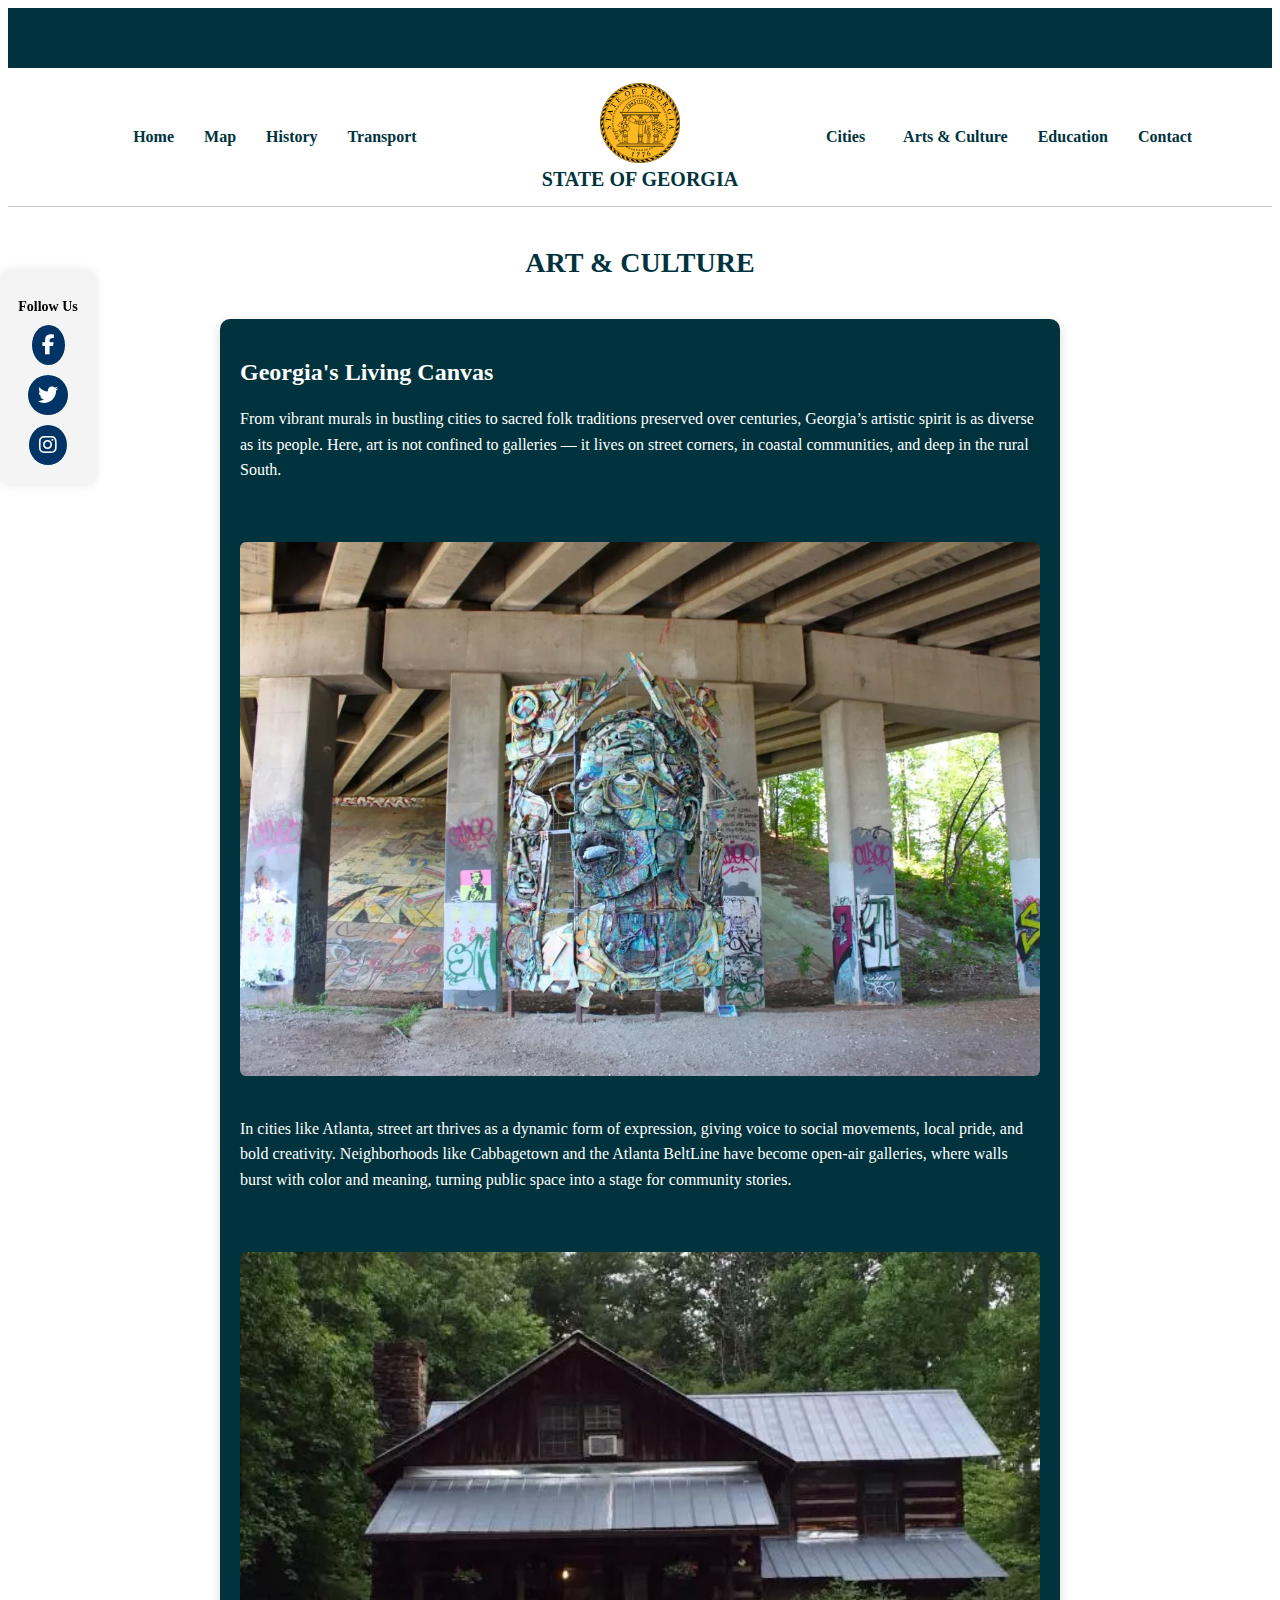
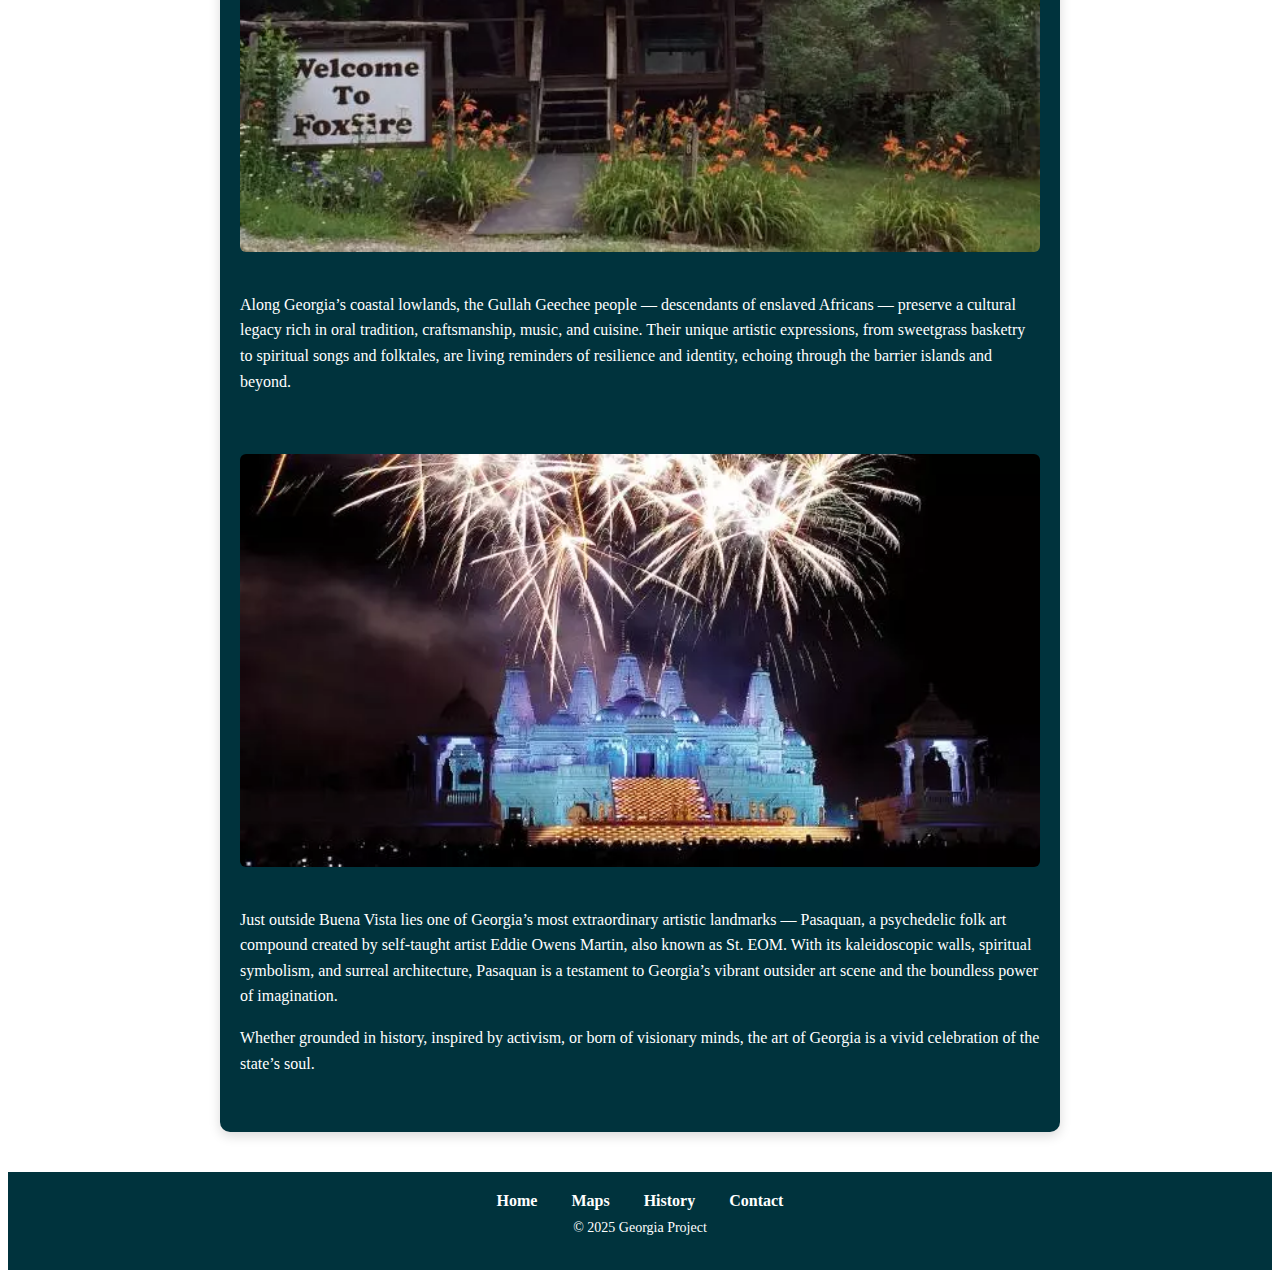
<file: arts.html>
<!DOCTYPE html>
<html lang="en">
<head>
  <meta charset="UTF-8">
  <title>ART & CULTURE</title>
  <link rel="stylesheet" href="style.css">
  <script src="header-component.js" defer></script>
  <script src="footer-component.js" defer></script>
  <script src="social-follow.js" defer></script>
 <link rel="stylesheet" href="https://cdnjs.cloudflare.com/ajax/libs/font-awesome/6.5.0/css/all.min.css">
</head>
<body>
  <header-component></header-component>
  <social-follow></social-follow>
  <h1 class="page-title">ART & CULTURE</h1>
  </div>

  <div class="content-section">
    <h2>Georgia's Living Canvas</h2>
    <p>From vibrant murals in bustling cities to sacred folk traditions preserved over centuries, Georgia’s artistic spirit is as diverse as its people. Here, art is not confined to galleries — it lives on street corners, in coastal communities, and deep in the rural South.</p>

    <h3>Street Art with a Voice</h3>
    <img src="images/Street Art.webp" alt="Street art in Georgia" />
    <p>In cities like Atlanta, street art thrives as a dynamic form of expression, giving voice to social movements, local pride, and bold creativity. Neighborhoods like Cabbagetown and the Atlanta BeltLine have become open-air galleries, where walls burst with color and meaning, turning public space into a stage for community stories.</p>

    <h3>The Gullah Geechee Legacy</h3>
    <img src="images/Geechee People.webp" alt="Gullah Geechee community in Georgia" />
    <p>Along Georgia’s coastal lowlands, the Gullah Geechee people — descendants of enslaved Africans — preserve a cultural legacy rich in oral tradition, craftsmanship, music, and cuisine. Their unique artistic expressions, from sweetgrass basketry to spiritual songs and folktales, are living reminders of resilience and identity, echoing through the barrier islands and beyond.</p>

    <h3>Pasaquan: A Visionary Wonderland</h3>
    <img src="images/Pasaquan.webp" alt="Pasaquan folk art site in Georgia" />
    <p>Just outside Buena Vista lies one of Georgia’s most extraordinary artistic landmarks — Pasaquan, a psychedelic folk art compound created by self-taught artist Eddie Owens Martin, also known as St. EOM. With its kaleidoscopic walls, spiritual symbolism, and surreal architecture, Pasaquan is a testament to Georgia’s vibrant outsider art scene and the boundless power of imagination.</p>

    <p>Whether grounded in history, inspired by activism, or born of visionary minds, the art of Georgia is a vivid celebration of the state’s soul.</p>
  </div>

  <footer-component></footer-component>
</body>
</html>
</file>
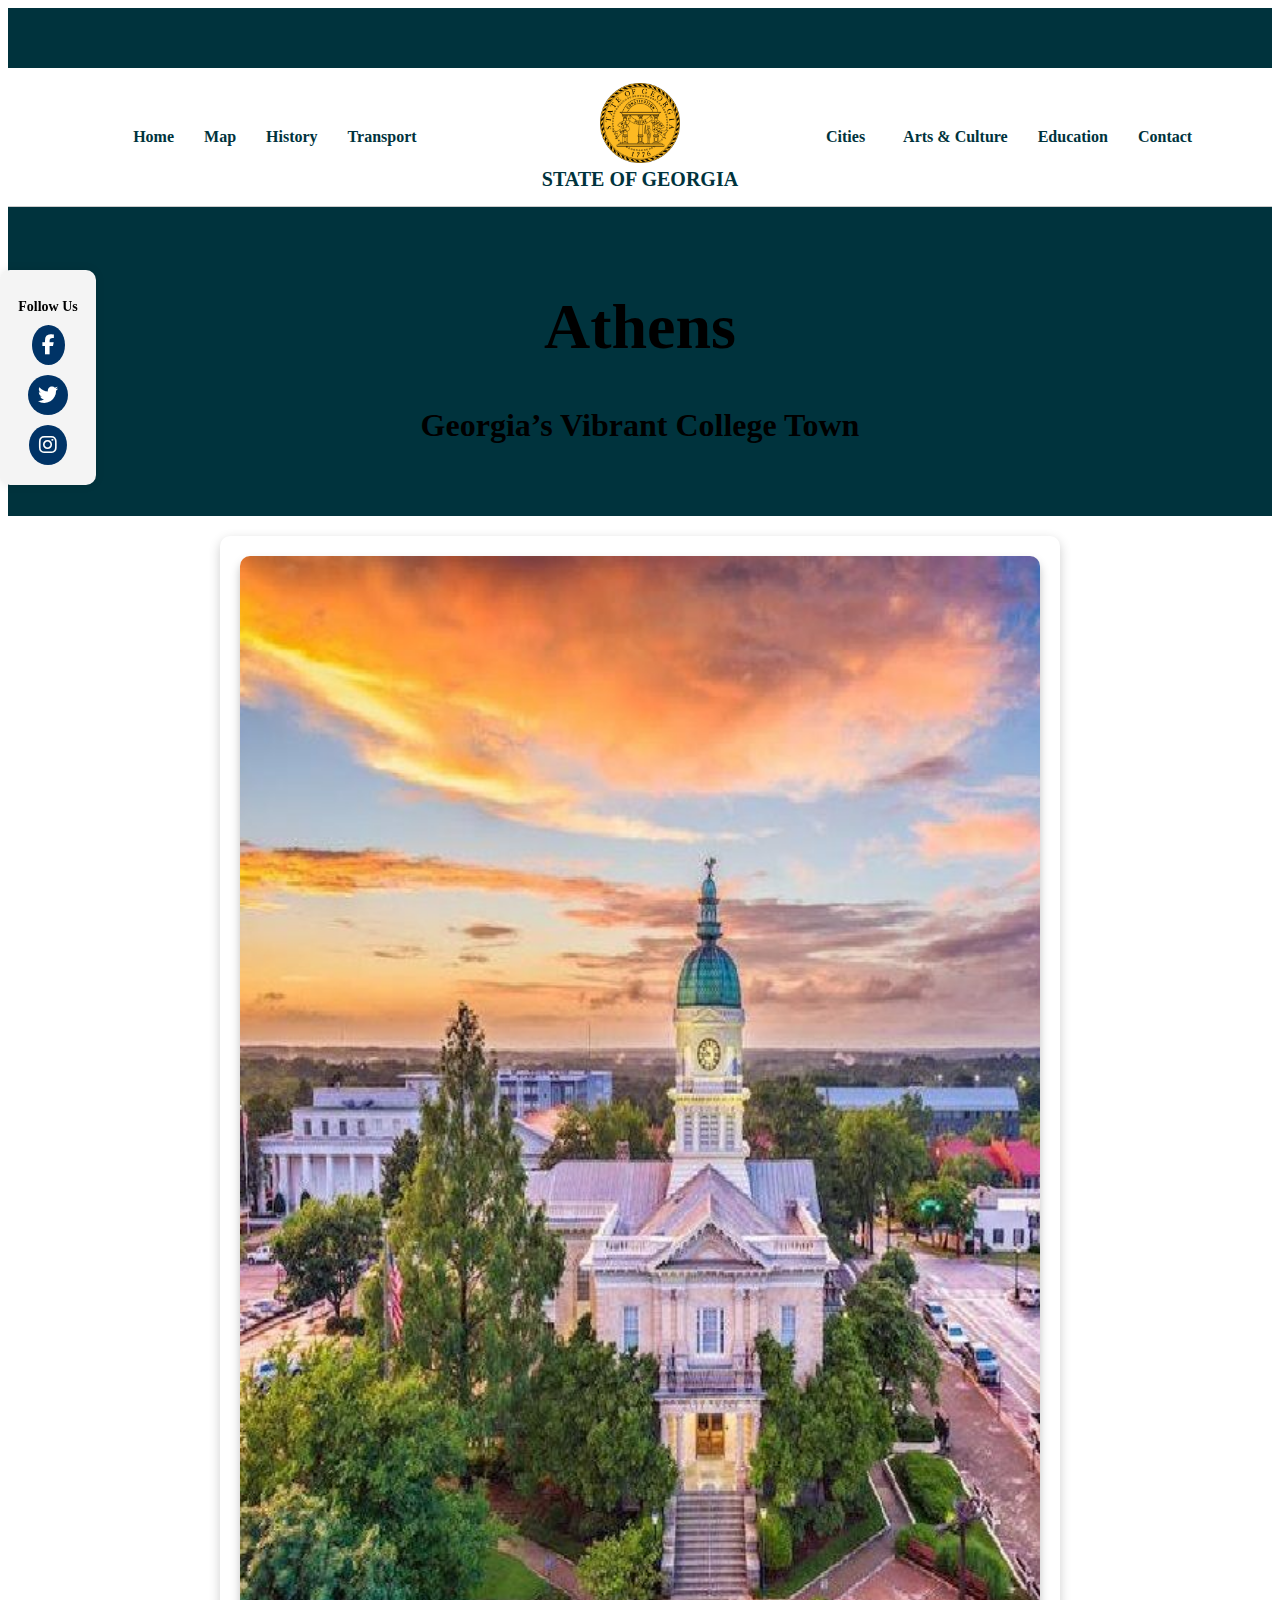
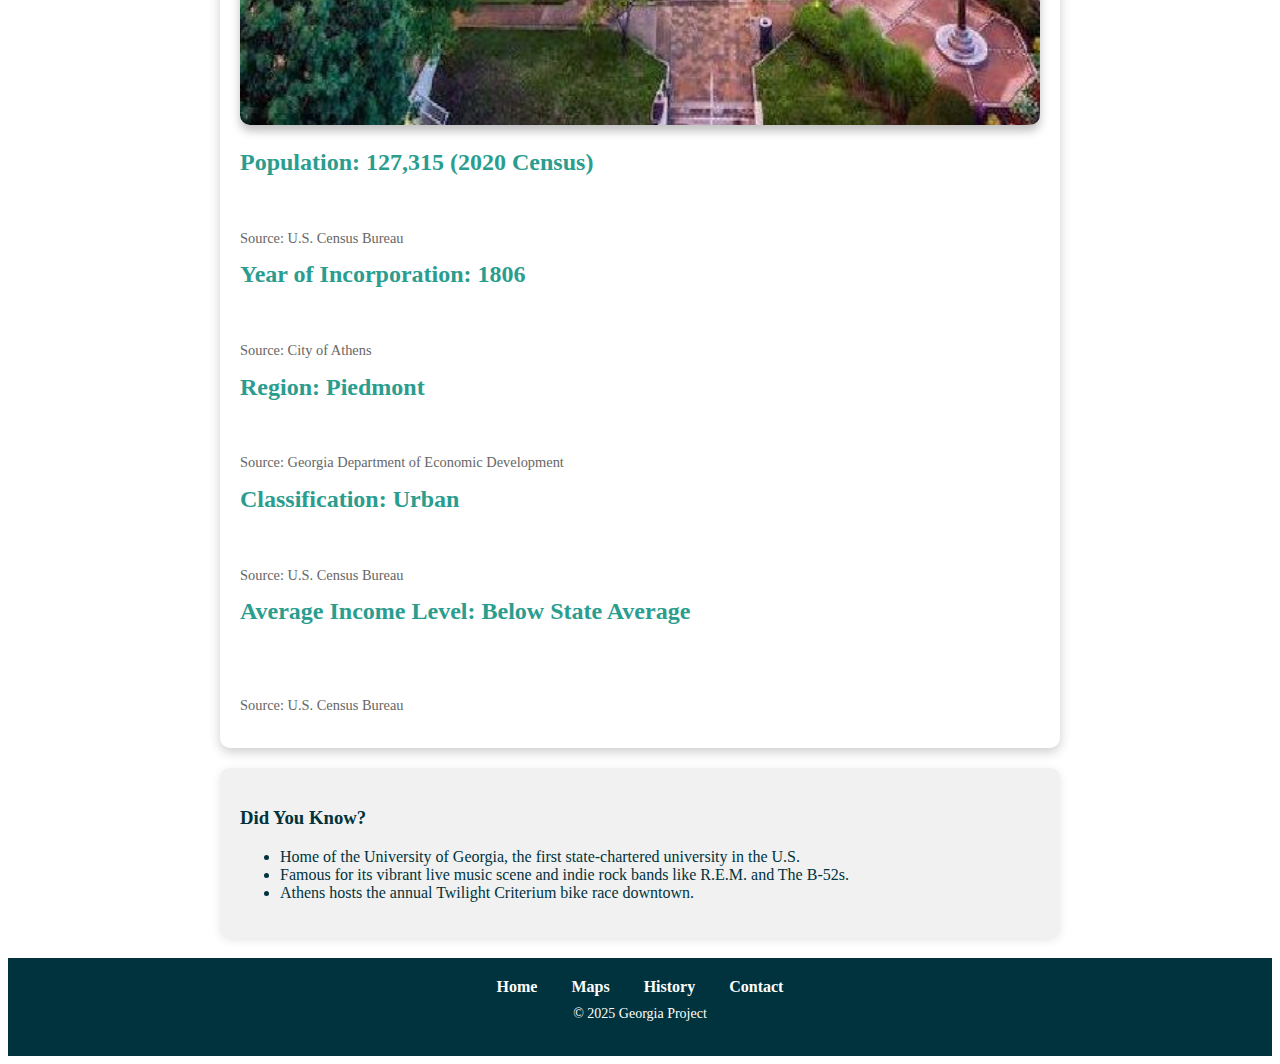
<file: athens.html>
<!DOCTYPE html>
<html lang="en">
<head>
  <meta charset="UTF-8" />
  <title>Athens - Georgia City Overview</title>
  <link rel="stylesheet" href="style.css" />
  <script src="header-component.js" defer></script>
  <script src="footer-component.js" defer></script>
  <script src="social-follow.js" defer></script>
  <link rel="stylesheet" href="https://cdnjs.cloudflare.com/ajax/libs/font-awesome/6.5.0/css/all.min.css">
</head>
<body>

  <!-- Header -->
  <header-component></header-component>
  <social-follow></social-follow>

  <!-- City Header -->
  <header class="city-header">
    <h1>Athens</h1>
    <p>Georgia’s Vibrant College Town</p>
  </header>

  <!-- Main Content -->
  <section class="city-content">
    <img src="images/athens.jpg" alt="University of Georgia and Downtown Athens" class="city-image" />

    <h2>Population: 127,315 (2020 Census)</h2>
    <p>A lively college town, Athens is home to the University of Georgia and has a vibrant arts and music scene.</p>
    <p class="source">
      Source: <a href="https://www.census.gov/" target="_blank">U.S. Census Bureau</a>
    </p>

    <h2>Year of Incorporation: 1806</h2>
    <p>Founded in 1806, Athens has grown into a cultural hub driven by its university and student population.</p>
    <p class="source">
      Source: <a href="https://www.accgov.com/" target="_blank">City of Athens</a>
    </p>

    <h2>Region: Piedmont</h2>
    <p>Located in the Piedmont region, Athens enjoys a mild climate and scenic surroundings.</p>
    <p class="source">
      Source: <a href="https://www.georgia.org/" target="_blank">Georgia Department of Economic Development</a>
    </p>

    <h2>Classification: Urban</h2>
    <p>As an urban city, Athens has a young, energetic atmosphere centered around education, arts, and entertainment.</p>
    <p class="source">
      Source: <a href="https://www.census.gov/" target="_blank">U.S. Census Bureau</a>
    </p>

    <h2>Average Income Level: Below State Average</h2>
    <p>The presence of the University of Georgia influences the economy, with average income levels below the state average but a relatively low cost of living.</p>
    <p class="source">
      Source: <a href="https://www.census.gov/" target="_blank">U.S. Census Bureau</a>
    </p>
  </section>

  <!-- Aside Info Box -->
  <aside class="city-aside">
    <h3>Did You Know?</h3>
    <ul>
      <li>Home of the University of Georgia, the first state-chartered university in the U.S.</li>
      <li>Famous for its vibrant live music scene and indie rock bands like R.E.M. and The B-52s.</li>
      <li>Athens hosts the annual Twilight Criterium bike race downtown.</li>
    </ul>
  </aside>

  <!-- Footer -->
  <footer-component></footer-component>

</body>
</html>
</file>
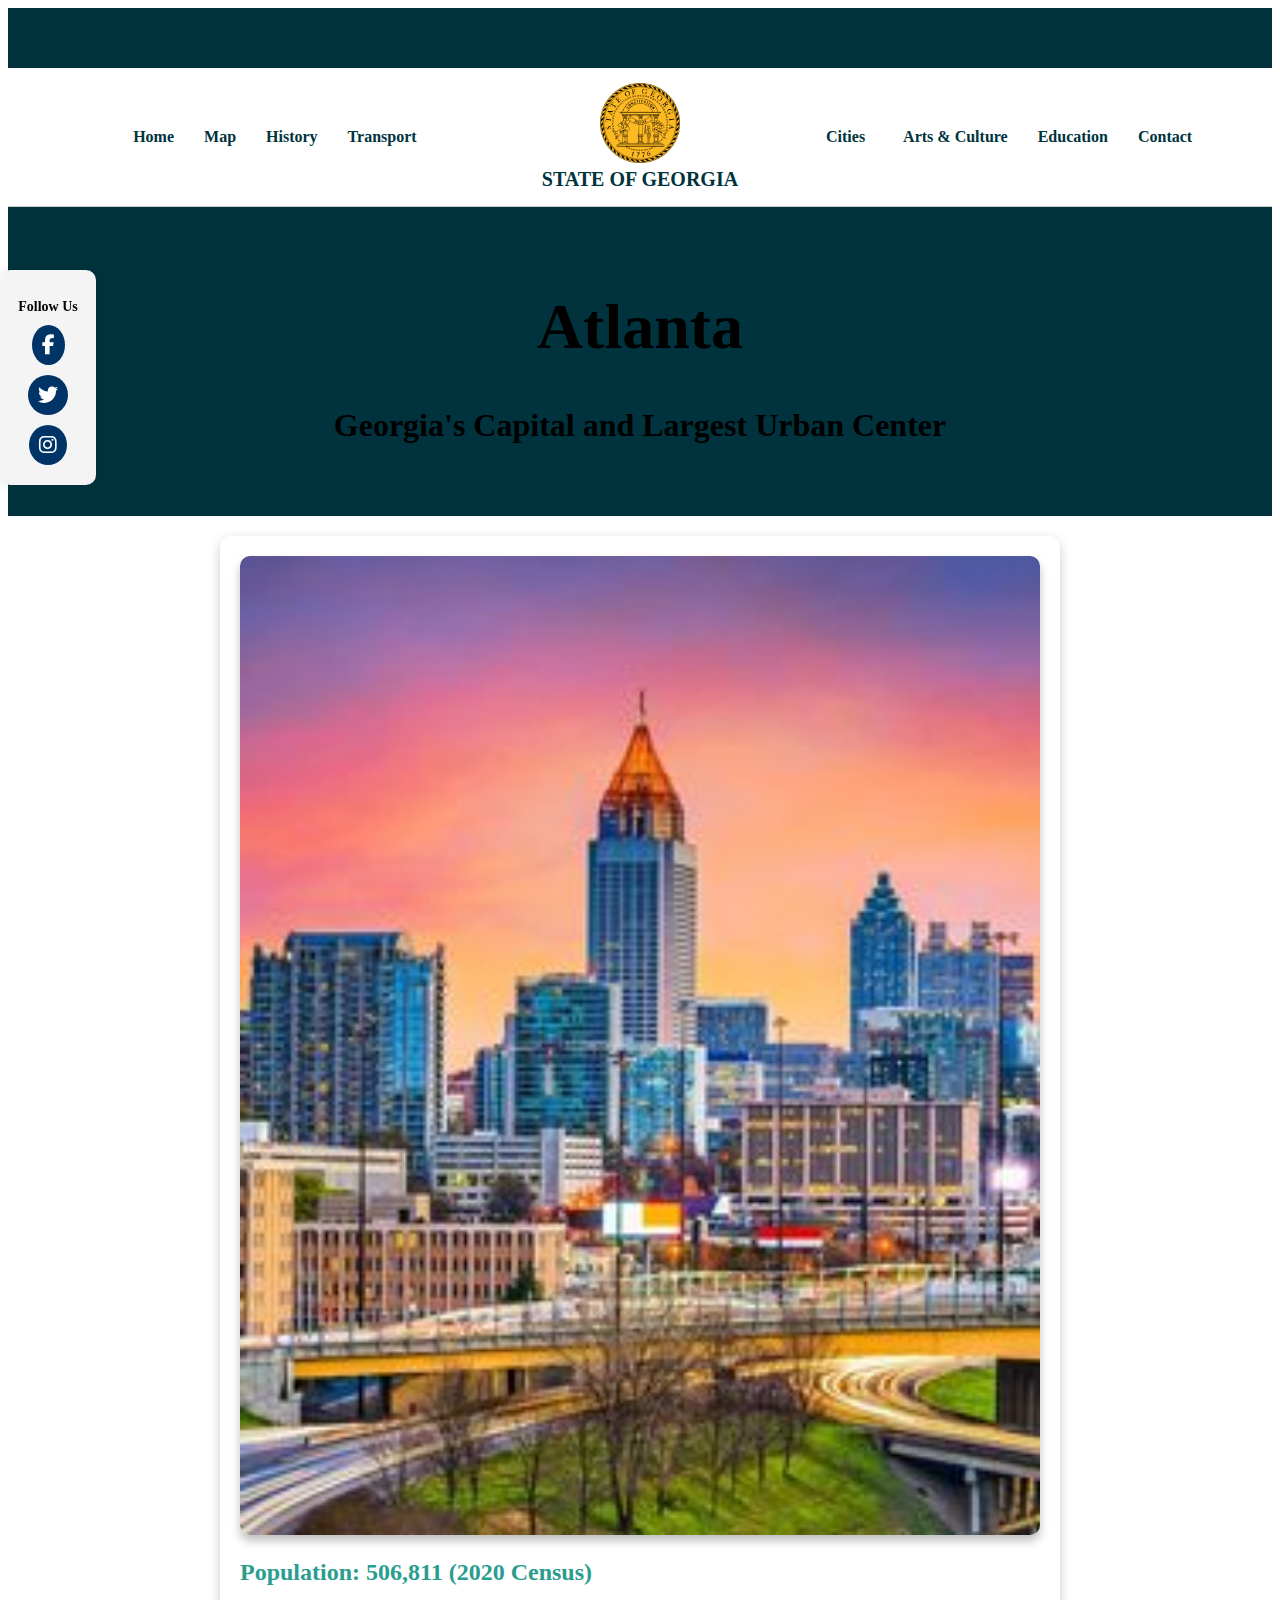
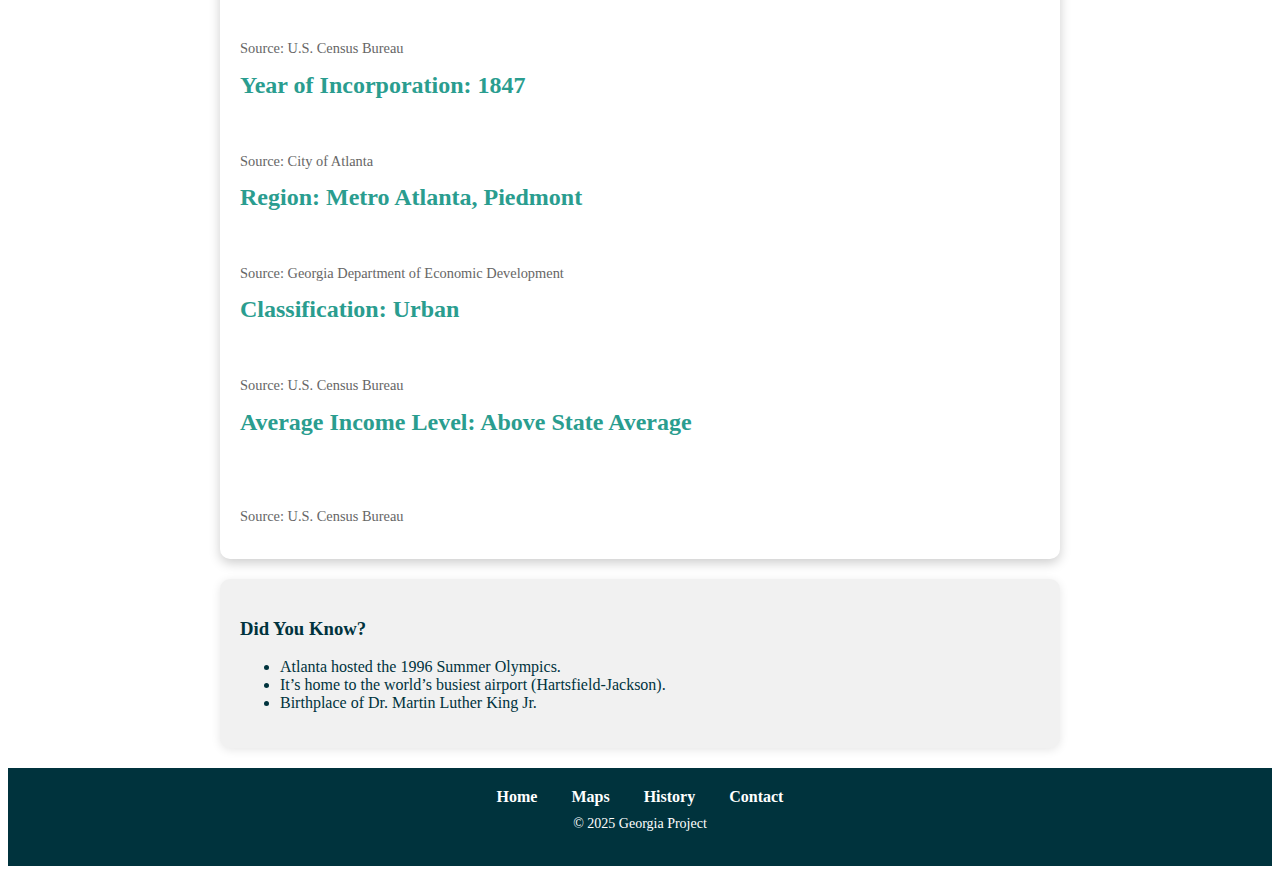
<file: atlanta.html>
<!DOCTYPE html>
<html lang="en">
<head>
  <meta charset="UTF-8" />
  <title>Atlanta - Georgia City Overview</title>
  <link rel="stylesheet" href="style.css" />
  <script src="header-component.js" defer></script>
  <script src="footer-component.js" defer></script>
  <script src="social-follow.js" defer></script>
  <link rel="stylesheet" href="https://cdnjs.cloudflare.com/ajax/libs/font-awesome/6.5.0/css/all.min.css">
</head>
<body>

  <!-- Header -->
  <header-component></header-component>
  <social-follow></social-follow>

  <!-- Main header -->
  <header class="city-header">
    <h1>Atlanta</h1>
    <p>Georgia's Capital and Largest Urban Center</p>
  </header>

  <!-- Main content -->
  <section class="city-content">
    <img src="images/Atlanta.jpg" alt="Skyline of Atlanta city" class="city-image" />

    <h2>Population: 506,811 (2020 Census)</h2>
    <p>As Georgia's largest city and a bustling metropolitan hub, Atlanta is home to a diverse and growing population.</p>
    <p class="source">
      Source: <a href="https://www.census.gov/" target="_blank">U.S. Census Bureau</a>
    </p>

    <h2>Year of Incorporation: 1847</h2>
    <p>Founded in 1847, Atlanta has grown into a key economic and cultural center in the southeastern United States.</p>
    <p class="source">
      Source: <a href="https://www.atlantaga.gov/" target="_blank">City of Atlanta</a>
    </p>

    <h2>Region: Metro Atlanta, Piedmont</h2>
    <p>Located in the Piedmont region, Atlanta serves as the heart of the metro Atlanta area.</p>
    <p class="source">
      Source: <a href="https://www.georgia.org/" target="_blank">Georgia Department of Economic Development</a>
    </p>

    <h2>Classification: Urban</h2>
    <p>Atlanta is a major urban city, characterized by its dynamic economy, cultural institutions, and dense population.</p>
    <p class="source">
      Source: <a href="https://www.census.gov/" target="_blank">U.S. Census Bureau</a>
    </p>

    <h2>Average Income Level: Above State Average</h2>
    <p>With a higher average income than the state overall, Atlanta is a leader in sectors like technology, finance, and entertainment.</p>
    <p class="source">
      Source: <a href="https://www.census.gov/" target="_blank">U.S. Census Bureau</a>
    </p>
  </section>

  <!-- Aside -->
  <aside class="city-aside">
    <h3>Did You Know?</h3>
    <ul>
      <li>Atlanta hosted the 1996 Summer Olympics.</li>
      <li>It’s home to the world’s busiest airport (Hartsfield-Jackson).</li>
      <li>Birthplace of Dr. Martin Luther King Jr.</li>
    </ul>
  </aside>

  <!-- Footer -->
  <footer-component></footer-component>
</body>
</html>
</file>
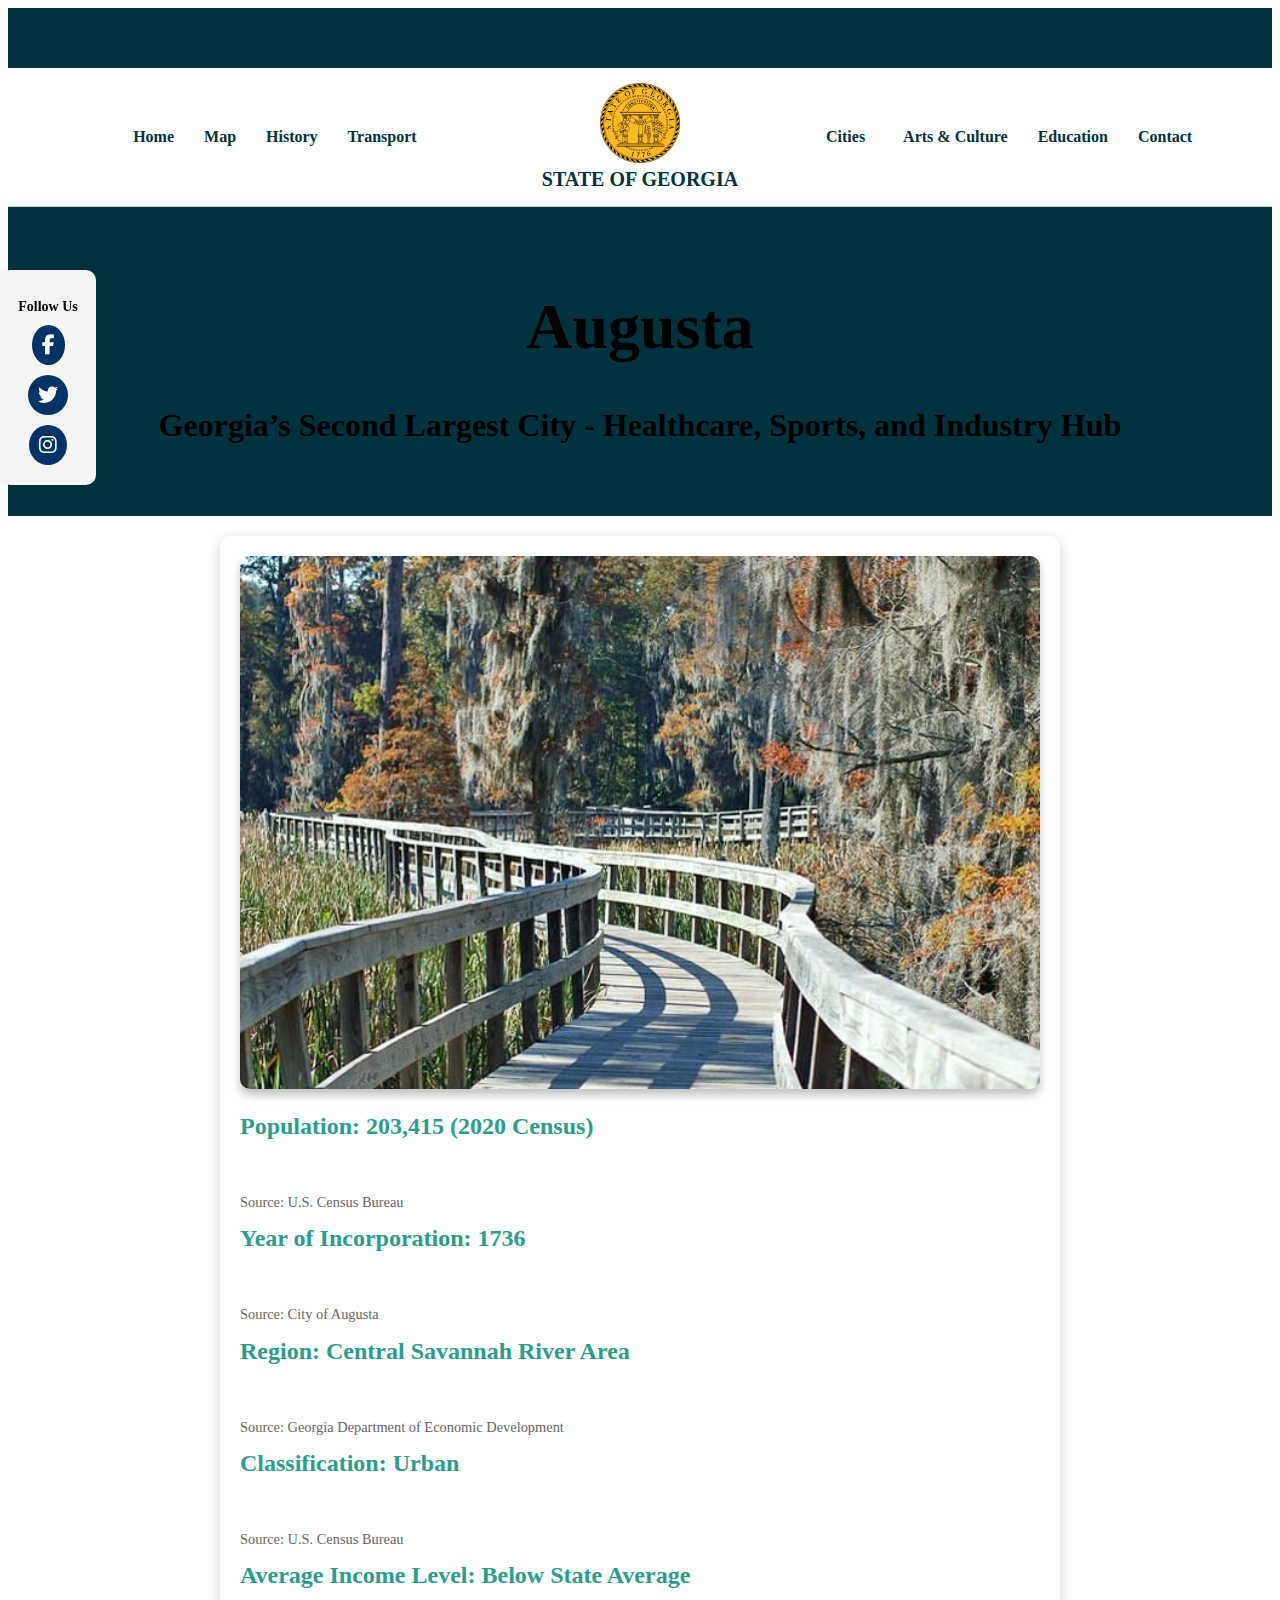
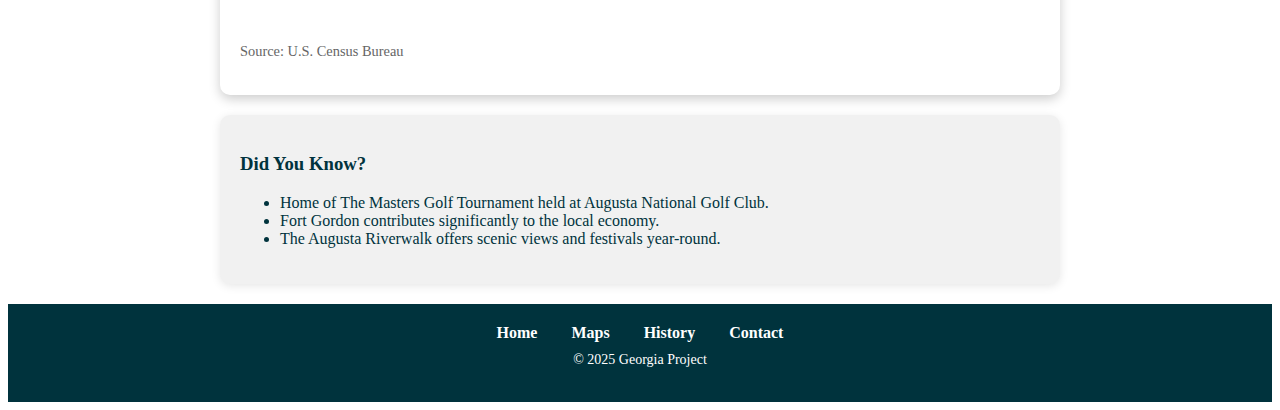
<file: augusta.html>
<!DOCTYPE html>
<html lang="en">
<head>
  <meta charset="UTF-8" />
  <title>Augusta - Georgia City Overview</title>
  <link rel="stylesheet" href="style.css" />
  <script src="header-component.js" defer></script>
  <script src="footer-component.js" defer></script>
  <script src="social-follow.js" defer></script>
  <link rel="stylesheet" href="https://cdnjs.cloudflare.com/ajax/libs/font-awesome/6.5.0/css/all.min.css">
</head>
<body>

  <!-- Header -->
  <header-component></header-component>
  <social-follow></social-follow>

  <!-- City Header -->
  <header class="city-header">
    <h1>Augusta</h1>
    <p>Georgia’s Second Largest City - Healthcare, Sports, and Industry Hub</p>
  </header>

  <!-- Main Content -->
  <section class="city-content">
    <img src="images/augusta.jpg" alt="Cityscape of Augusta, Georgia" class="city-image" />

    <h2>Population: 203,415 (2020 Census)</h2>
    <p>Augusta, Georgia’s second-largest city, is known for its role in healthcare, sports, and industry.</p>
    <p class="source">
      Source: <a href="https://www.census.gov/" target="_blank">U.S. Census Bureau</a>
    </p>

    <h2>Year of Incorporation: 1736</h2>
    <p>Established in 1736, Augusta has long been a vital city for trade, health services, and culture.</p>
    <p class="source">
      Source: <a href="https://www.augustaga.gov/" target="_blank">City of Augusta</a>
    </p>

    <h2>Region: Central Savannah River Area</h2>
    <p>Located at the fall line of the Savannah River, Augusta sits in a strategic position between Georgia and South Carolina.</p>
    <p class="source">
      Source: <a href="https://www.georgia.org/" target="_blank">Georgia Department of Economic Development</a>
    </p>

    <h2>Classification: Urban</h2>
    <p>Augusta is an urban city with a strong economic focus on healthcare, military, and manufacturing.</p>
    <p class="source">
      Source: <a href="https://www.census.gov/" target="_blank">U.S. Census Bureau</a>
    </p>

    <h2>Average Income Level: Below State Average</h2>
    <p>While Augusta has a thriving healthcare sector, its average income is lower compared to Georgia’s larger cities.</p>
    <p class="source">
      Source: <a href="https://www.census.gov/" target="_blank">U.S. Census Bureau</a>
    </p>
  </section>

  <!-- Aside Info Box -->
  <aside class="city-aside">
    <h3>Did You Know?</h3>
    <ul>
      <li>Home of The Masters Golf Tournament held at Augusta National Golf Club.</li>
      <li>Fort Gordon contributes significantly to the local economy.</li>
      <li>The Augusta Riverwalk offers scenic views and festivals year-round.</li>
    </ul>
  </aside>

  <!-- Footer -->
  <footer-component></footer-component>

</body>
</html>
</file>
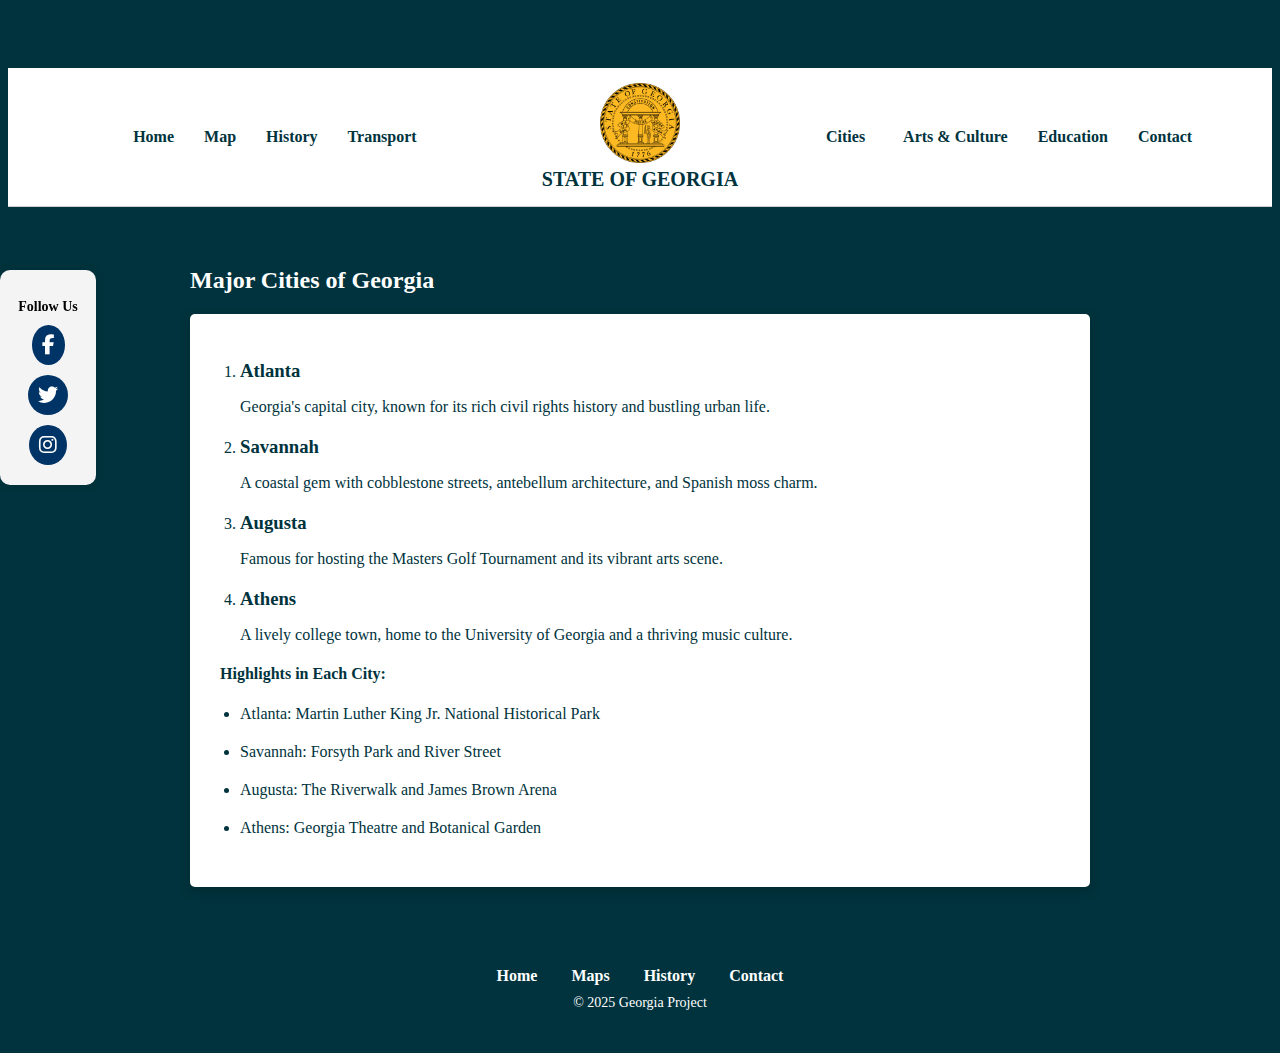
<file: cities.html>
<!DOCTYPE html>
<html lang="en">
<head>
  <meta charset="UTF-8" />
  <title>Georgia Cities</title>
  <link rel="stylesheet" href="style.css" />
  <script src="header-component.js" defer></script>
  <script src="footer-component.js" defer></script>
  <script src="social-follow.js" defer></script>
<link rel="stylesheet" href="https://cdnjs.cloudflare.com/ajax/libs/font-awesome/6.5.0/css/all.min.css">
</head>
<body style="background-color: #00333d;">

  <header-component></header-component>
  <social-follow></social-follow>

  <section class="cities-section">
    <h2>Major Cities of Georgia</h2>
    <div class="cities-card">
      <ol>
        <li>
          <h3><a href="atlanta.html">Atlanta</a></h3>
          <p>Georgia's capital city, known for its rich civil rights history and bustling urban life.</p>
        </li>
        <li>
          <h3><a href="savannah.html">Savannah</a></h3>
          <p>A coastal gem with cobblestone streets, antebellum architecture, and Spanish moss charm.</p>
        </li>
        <li>
          <h3><a href="augusta.html">Augusta</a></h3>
          <p>Famous for hosting the Masters Golf Tournament and its vibrant arts scene.</p>
        </li>
        <li>
          <h3><a href="athens.html">Athens</a></h3>
          <p>A lively college town, home to the University of Georgia and a thriving music culture.</p>
        </li>
      </ol>

      <h4>Highlights in Each City:</h4>
      <ul>
        <li>Atlanta: Martin Luther King Jr. National Historical Park</li>
        <li>Savannah: Forsyth Park and River Street</li>
        <li>Augusta: The Riverwalk and James Brown Arena</li>
        <li>Athens: Georgia Theatre and Botanical Garden</li>
      </ul>
    </div>
  </section>

  <footer-component></footer-component>
</body>
</html>
</file>
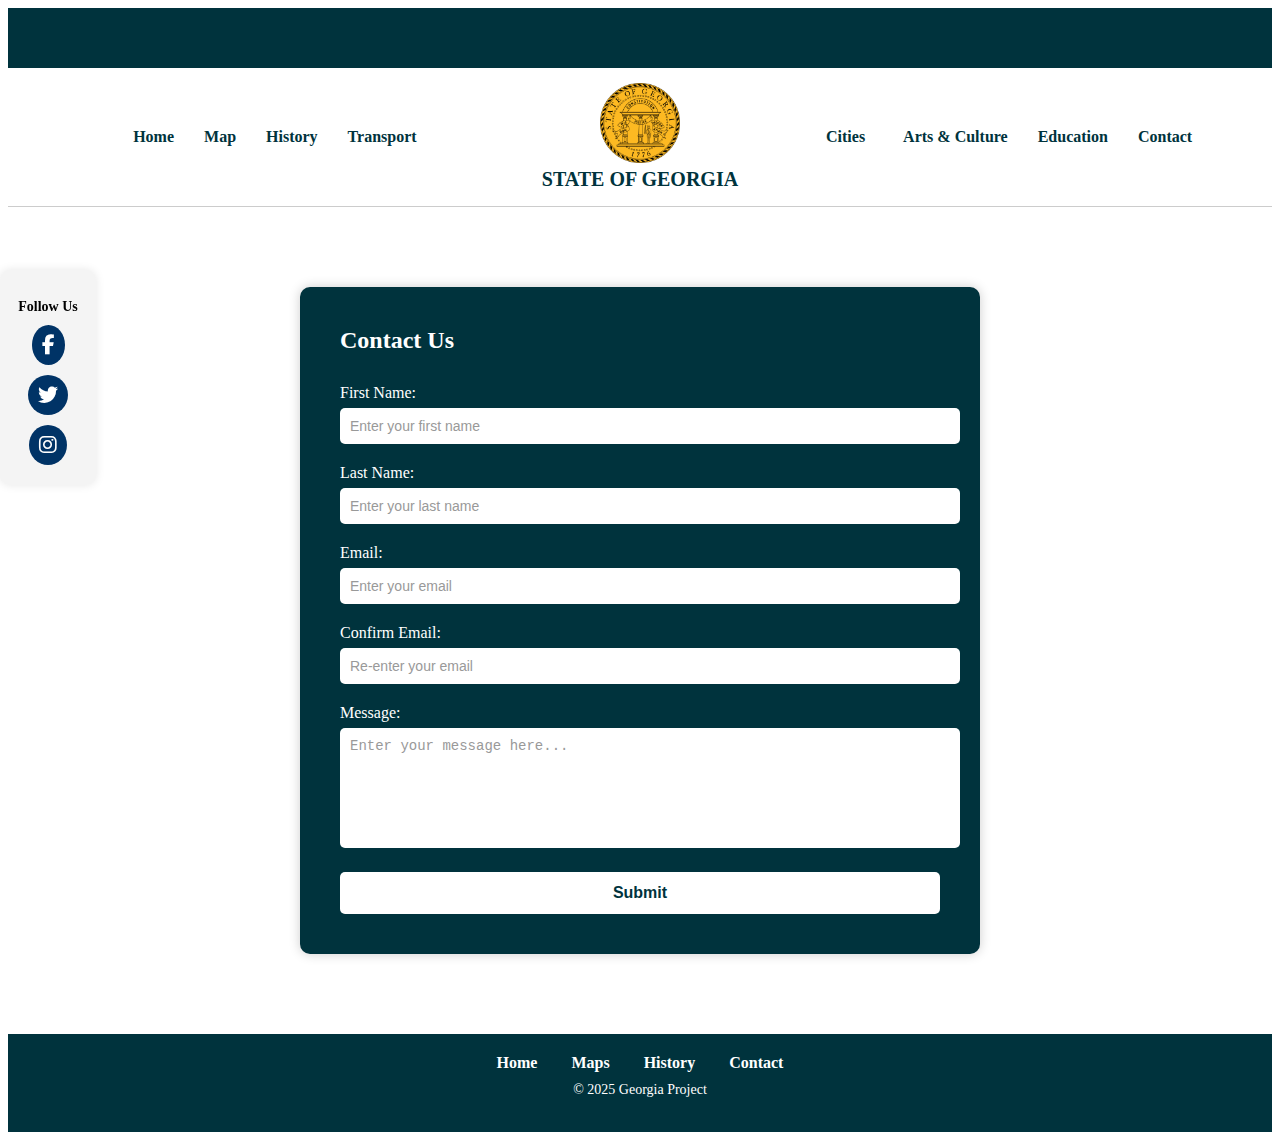
<file: contact.html>
<!DOCTYPE html>
<html lang="en">
<head>
  <meta charset="UTF-8">
  <title>Contact Us</title>
  <link rel="stylesheet" href="style.css">
  <script src="header-component.js" defer></script>
  <script src="footer-component.js" defer></script>
  <link rel="stylesheet" href="https://cdnjs.cloudflare.com/ajax/libs/font-awesome/6.5.0/css/all.min.css">
  <script src="social-follow.js" defer></script>

  <script>
    function validateEmails(event) {
      event.preventDefault();
      const email = document.getElementById('email').value.trim().toLowerCase();
      const confirmEmail = document.getElementById('confirm-email').value.trim().toLowerCase();

      if (email !== confirmEmail) {
        alert('Email addresses do not match.');
        return false;
      }

      // Email matched, redirect to success page
      window.location.href = "success.html";
      return true;
    }
  </script>
</head>
<body>

  <!-- Header -->
  <header-component></header-component>

  <!-- Main Contact Form -->
  <div class="contact-container">
    <h2>Contact Us</h2>
    <form onsubmit="validateEmails(event)">
      <div class="form-group">
        <label for="fname">First Name:</label>
        <input type="text" id="fname" placeholder="Enter your first name" required>
      </div>

      <div class="form-group">
        <label for="lname">Last Name:</label>
        <input type="text" id="lname" placeholder="Enter your last name" required>
      </div>

      <div class="form-group">
        <label for="email">Email:</label>
        <input type="email" id="email" placeholder="Enter your email" required>
      </div>

      <div class="form-group">
        <label for="confirm-email">Confirm Email:</label>
        <input type="email" id="confirm-email" placeholder="Re-enter your email" required>
      </div>

      <div class="form-group">
        <label for="message">Message:</label>
        <textarea id="message" placeholder="Enter your message here..." required></textarea>
      </div>

      <button type="submit" class="submit-btn">Submit</button>
    </form>
  </div>

  <!-- Footer -->
  <footer-component></footer-component>
  <social-follow></social-follow>
</body>
</html>
</file>
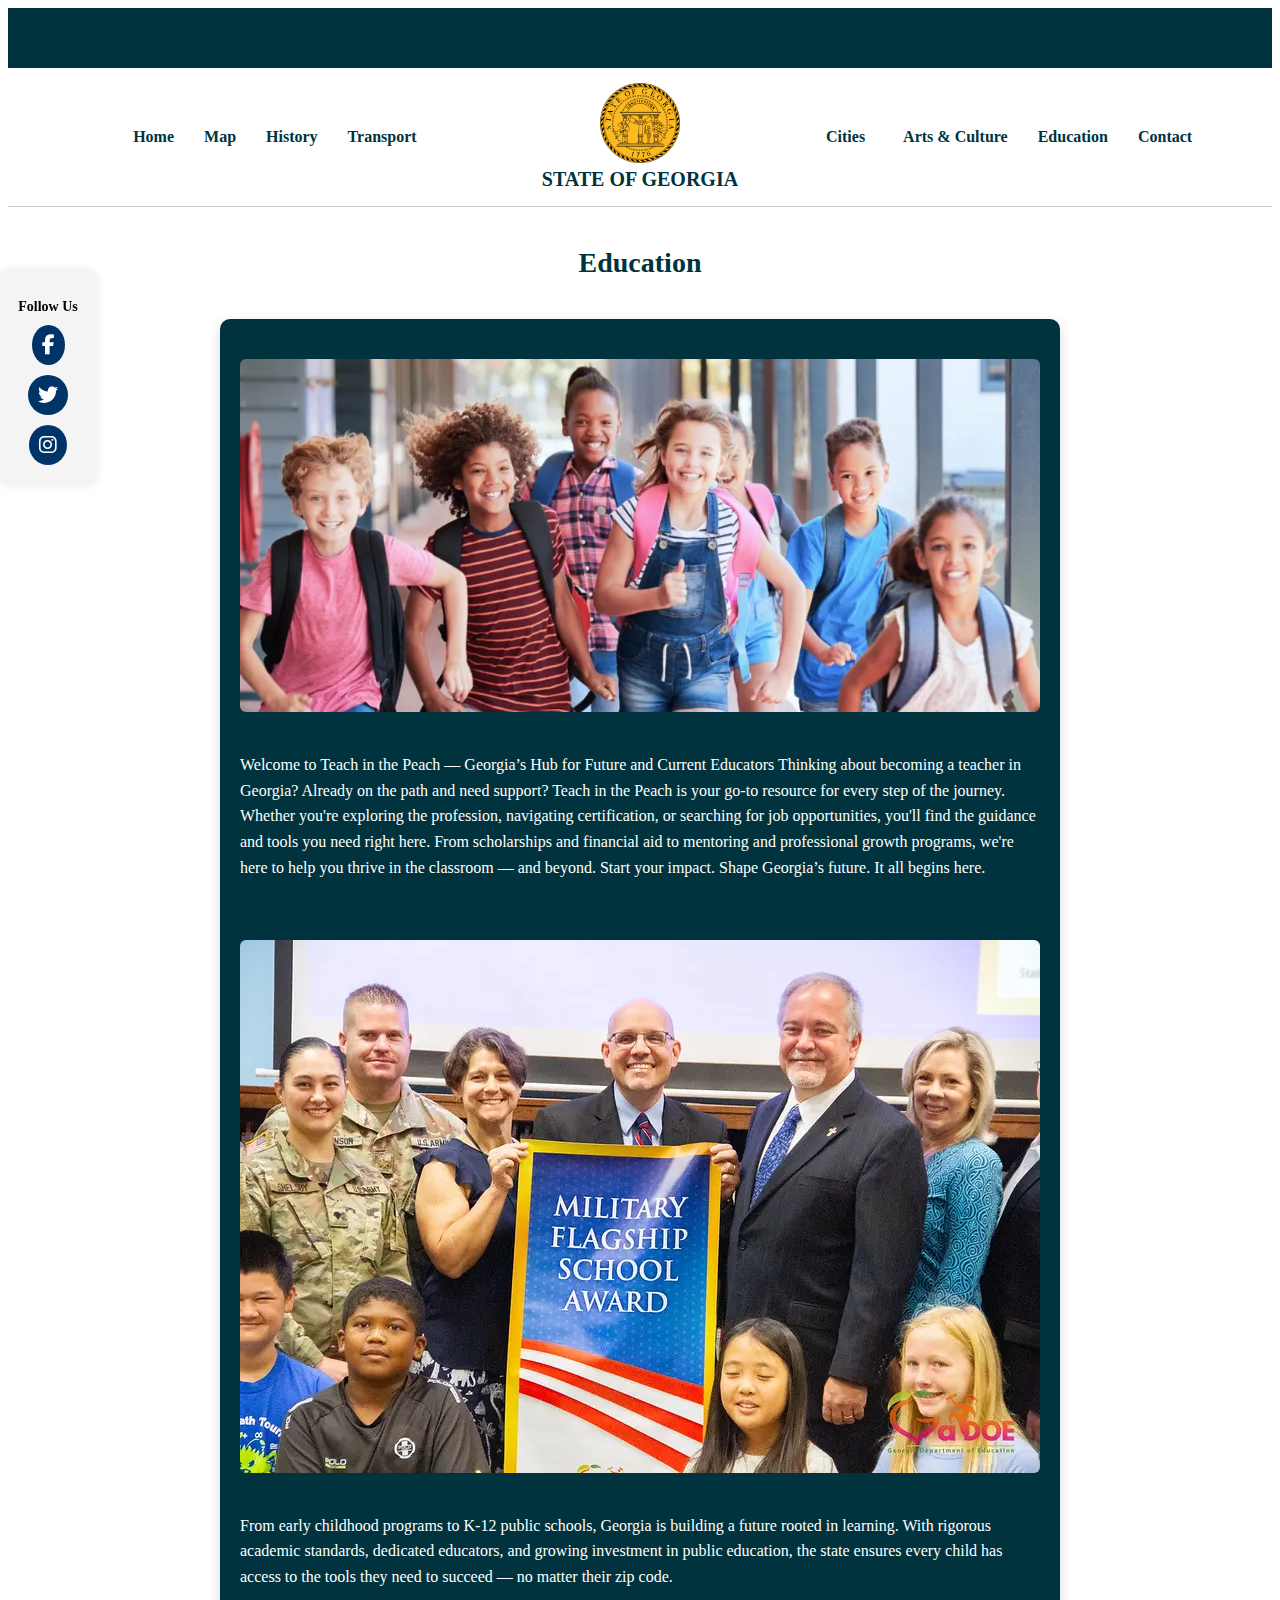
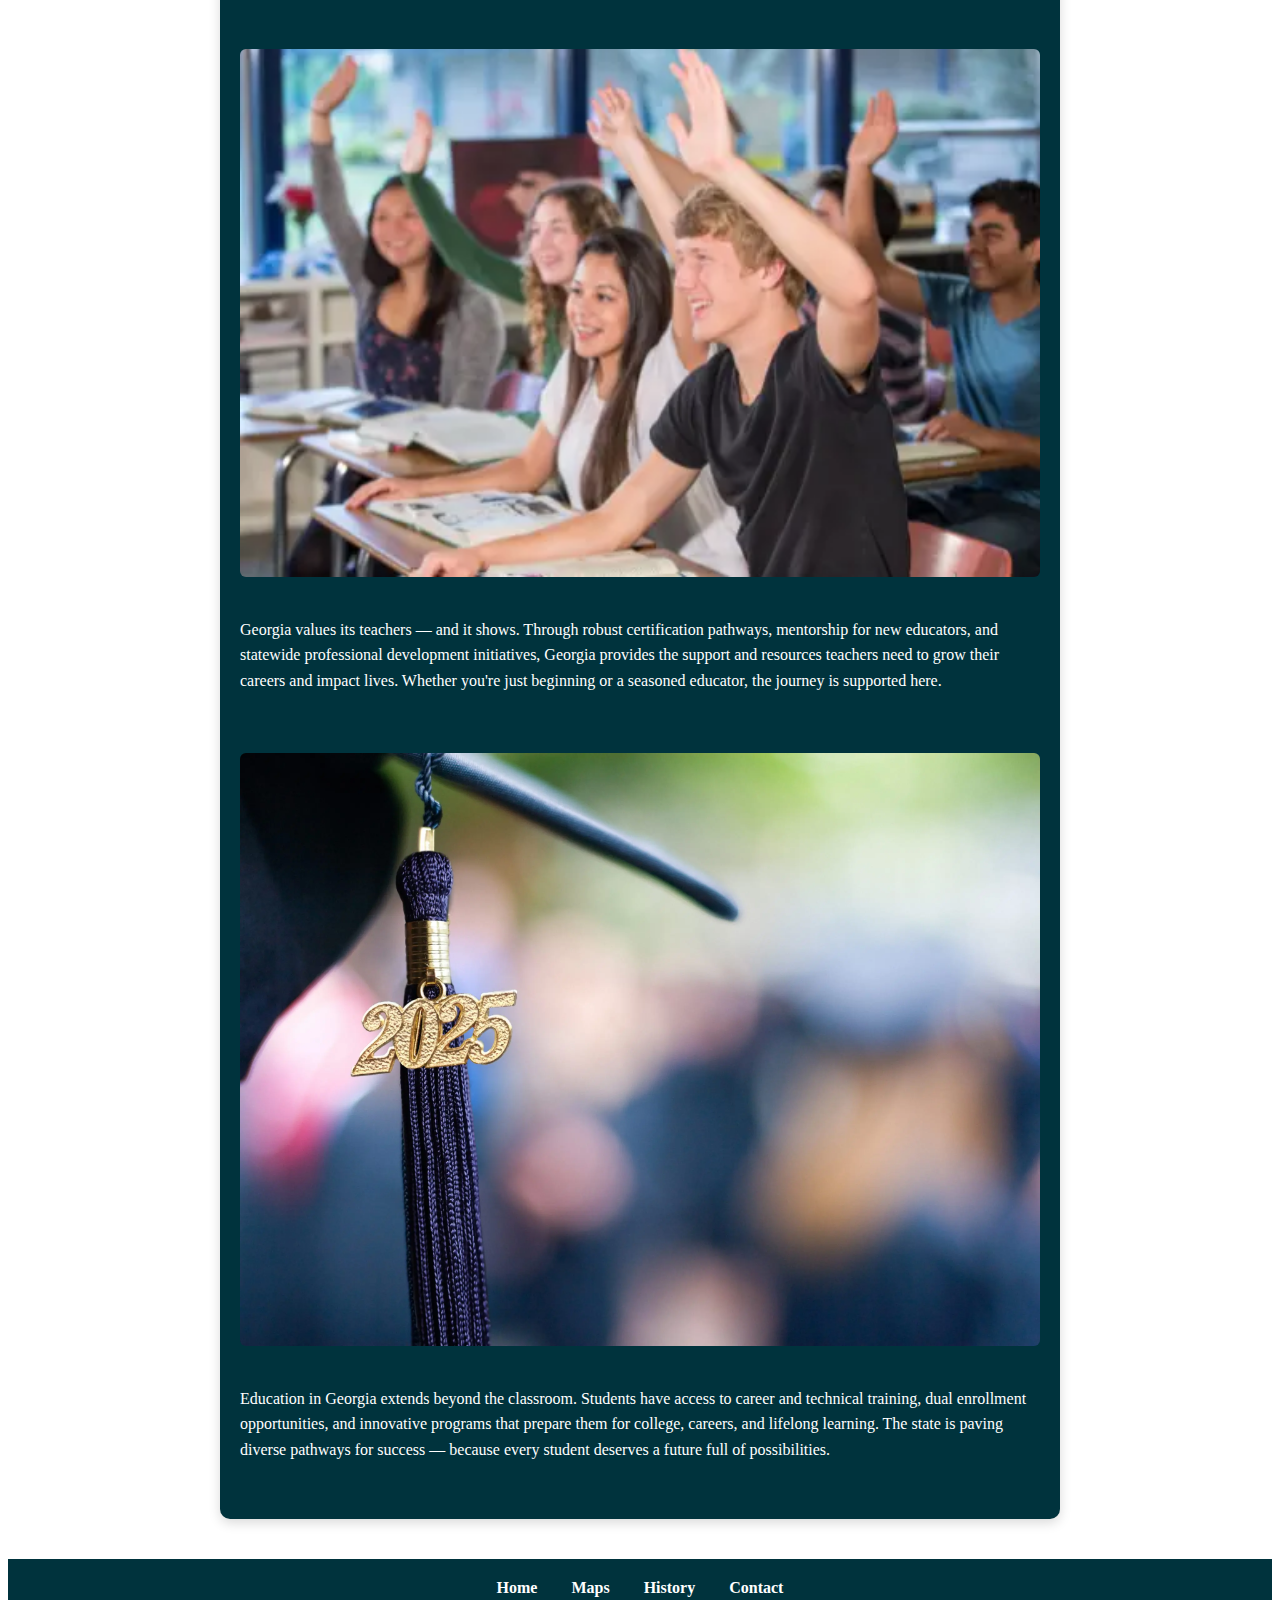
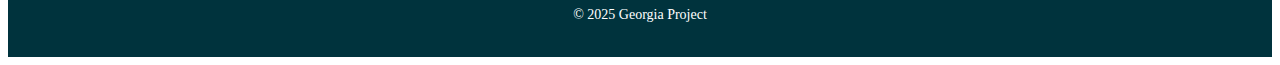
<file: education.html>
<!DOCTYPE html>
<html lang="en">
<head>
  <meta charset="UTF-8">
  <title>Education</title>
  <link rel="stylesheet" href="style.css">
  <script src="header-component.js" defer></script>
  <script src="footer-component.js" defer></script>
  <script src="social-follow.js" defer></script>
 <link rel="stylesheet" href="https://cdnjs.cloudflare.com/ajax/libs/font-awesome/6.5.0/css/all.min.css">

</head>
<body>
  <header-component></header-component>
  <social-follow></social-follow>
  <h1 class="page-title">Education</h1>
  </div>

  <div class="content-section">
   <img src="images/education1.webp" alt="Teach in the Peach" />

    <p>Welcome to Teach in the Peach — Georgia’s Hub for Future and Current Educators
Thinking about becoming a teacher in Georgia? Already on the path and need support? Teach in the Peach is your go-to resource for every step of the journey. Whether you're exploring the profession, navigating certification, or searching for job opportunities, you'll find the guidance and tools you need right here. From scholarships and financial aid to mentoring and professional growth programs, we're here to help you thrive in the classroom — and beyond.
Start your impact. Shape Georgia’s future. It all begins here.</p>

    <h3>A Strong Foundation: Georgia’s Commitment to Education</h3>
    <img src="images/education2.webp" alt="Street art in Georgia" />
    <p>From early childhood programs to K-12 public schools, Georgia is building a future rooted in learning. With rigorous academic standards, dedicated educators, and growing investment in public education, the state ensures every child has access to the tools they need to succeed — no matter their zip code.</p>

    <h3>Supporting Educators at Every Step</h3>
    <img src="images/education3.webp" alt="Gullah Geechee community in Georgia" />
    <p>Georgia values its teachers — and it shows. Through robust certification pathways, mentorship for new educators, and statewide professional development initiatives, Georgia provides the support and resources teachers need to grow their careers and impact lives. Whether you're just beginning or a seasoned educator, the journey is supported here.</p>

    <h3>Pathways to Success for All Learners</h3>
    <img src="images/education4.webp" alt="Pasaquan folk art site in Georgia" />
    <p>Education in Georgia extends beyond the classroom. Students have access to career and technical training, dual enrollment opportunities, and innovative programs that prepare them for college, careers, and lifelong learning. The state is paving diverse pathways for success — because every student deserves a future full of possibilities.</p>

  </div>

  <footer-component></footer-component>
</body>
</html>
</file>
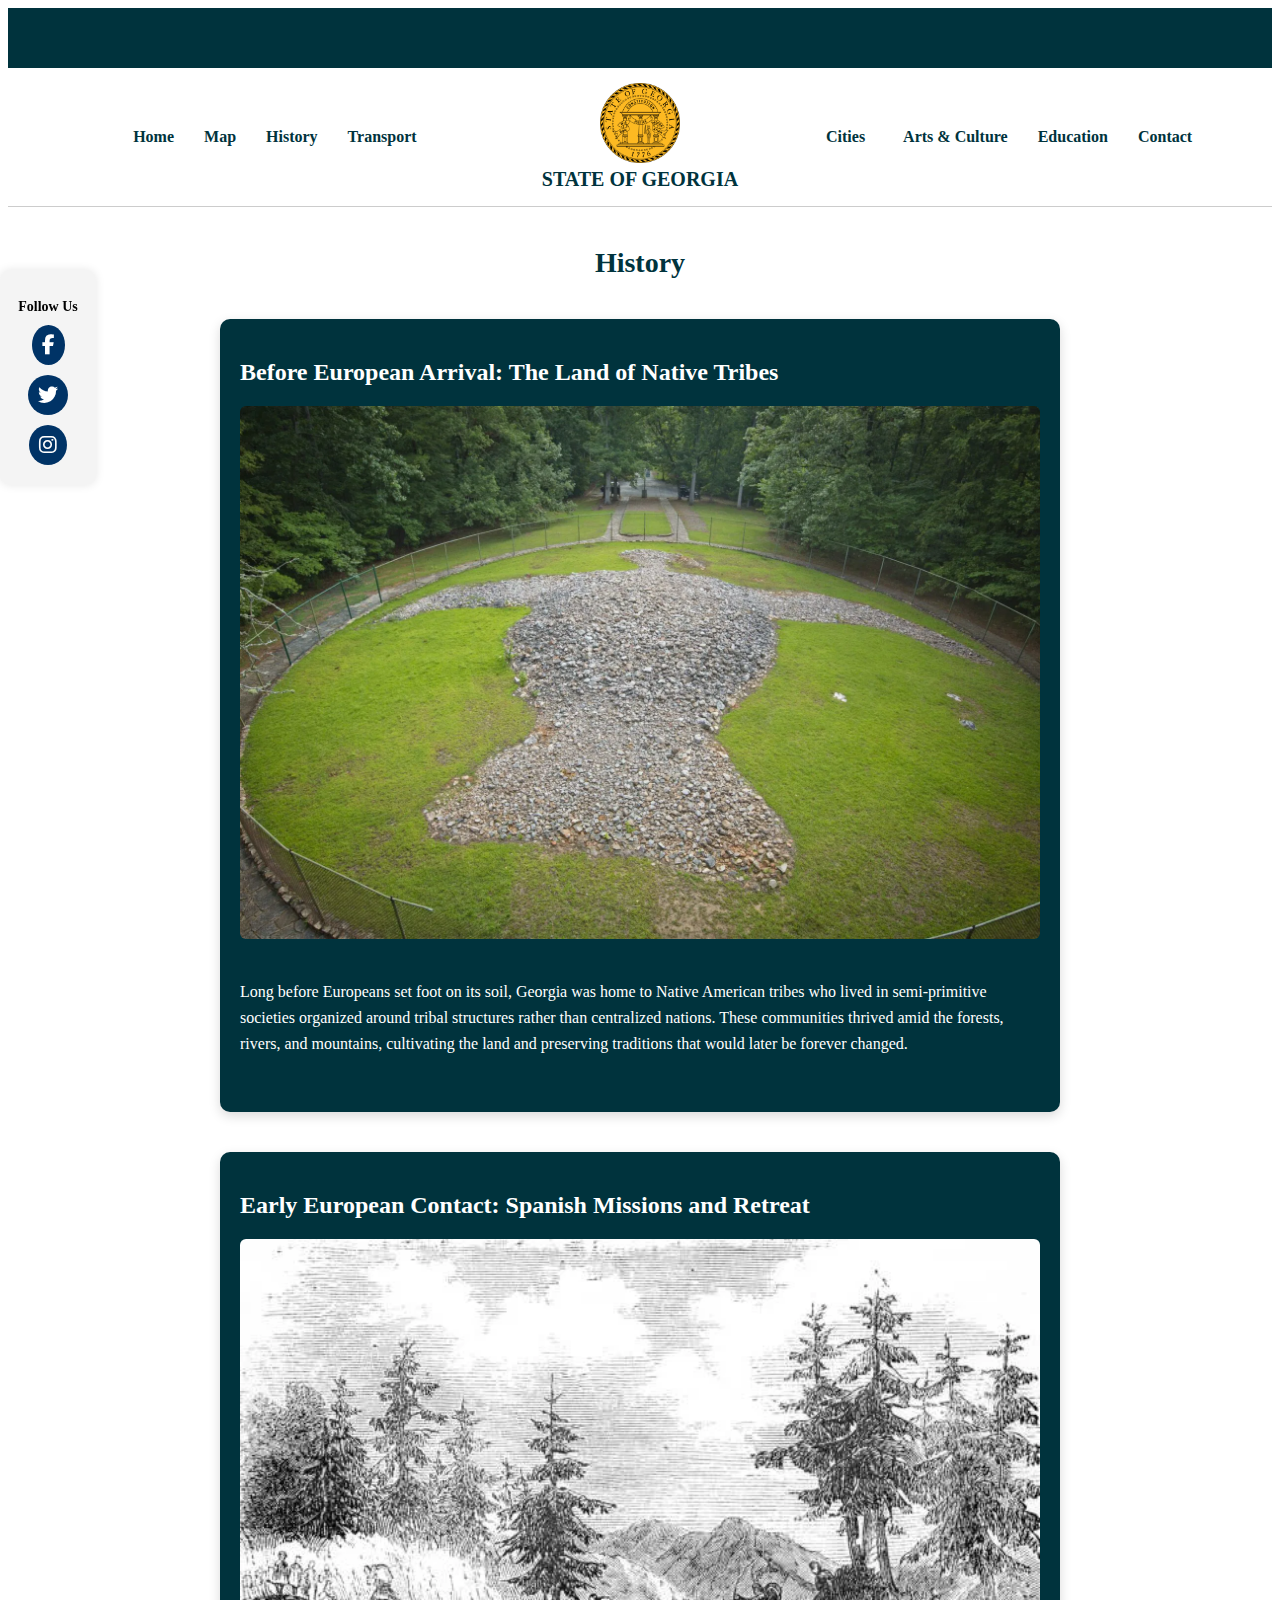
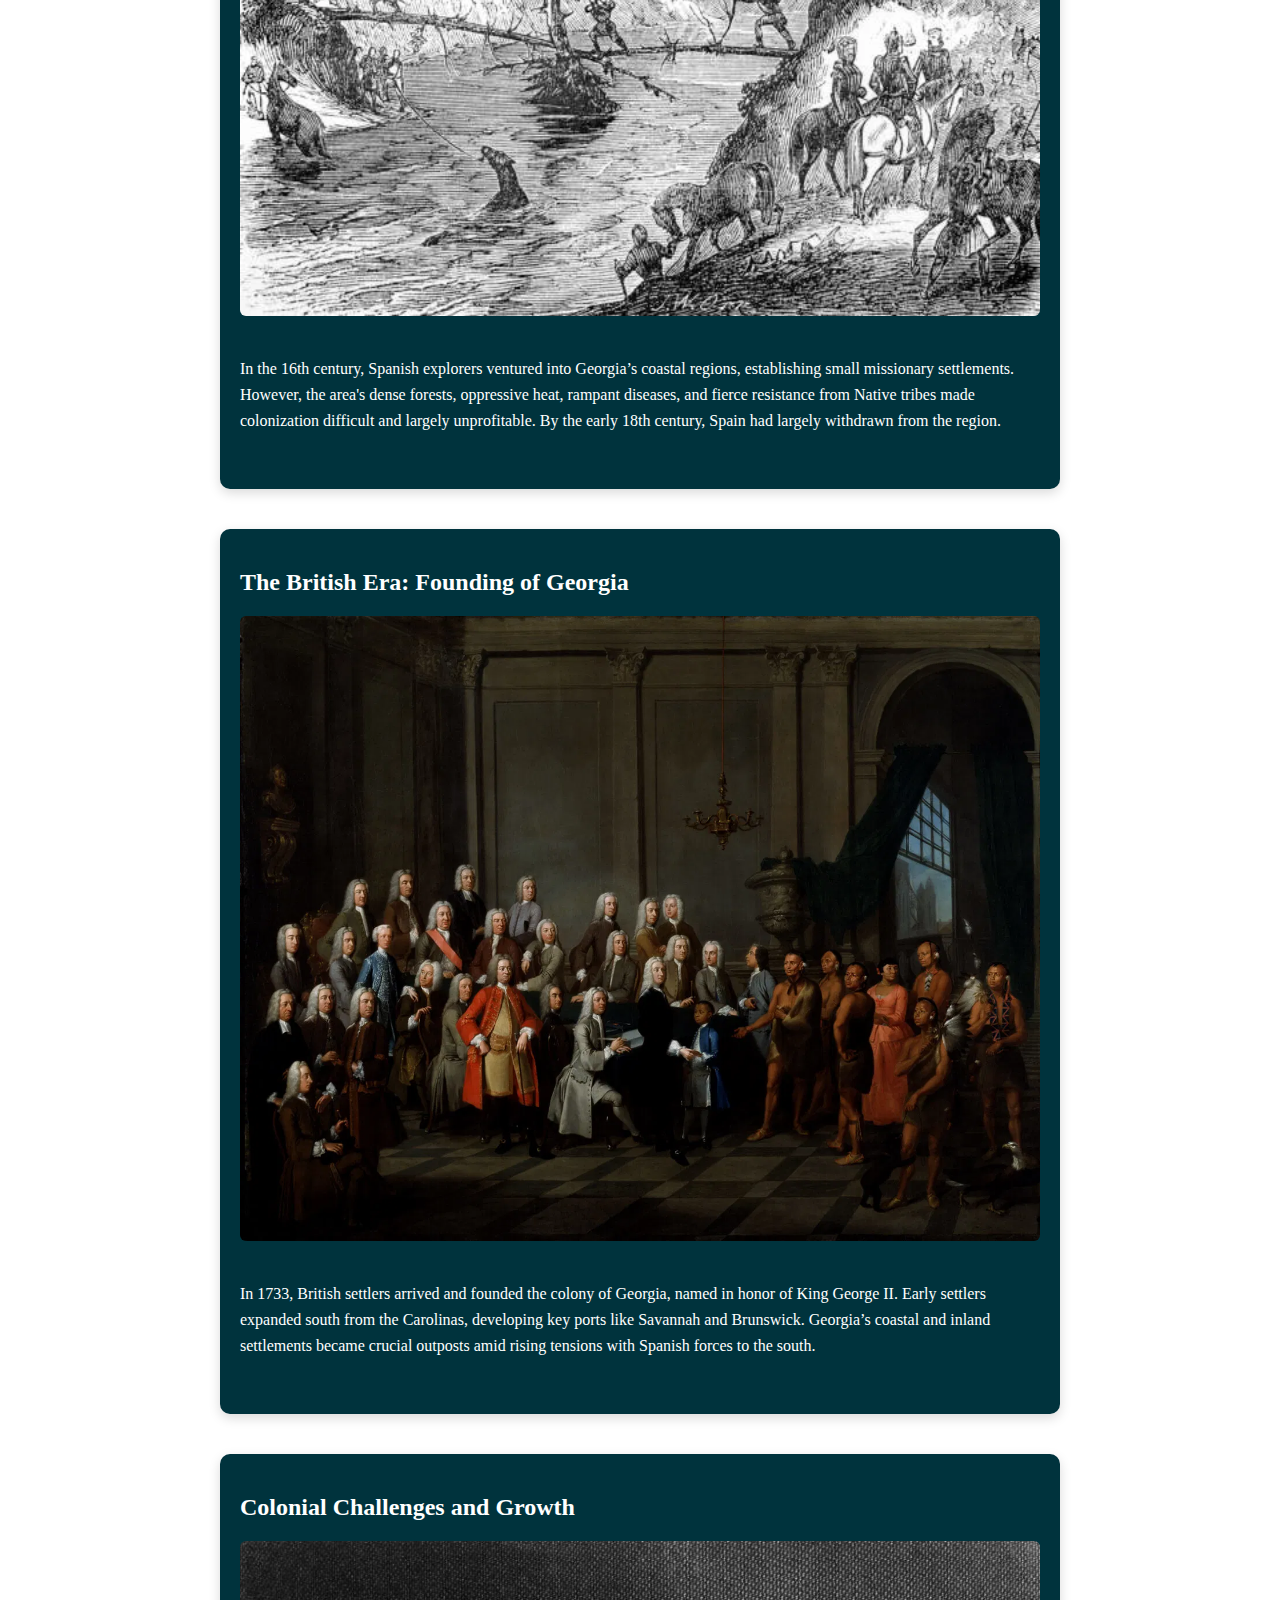
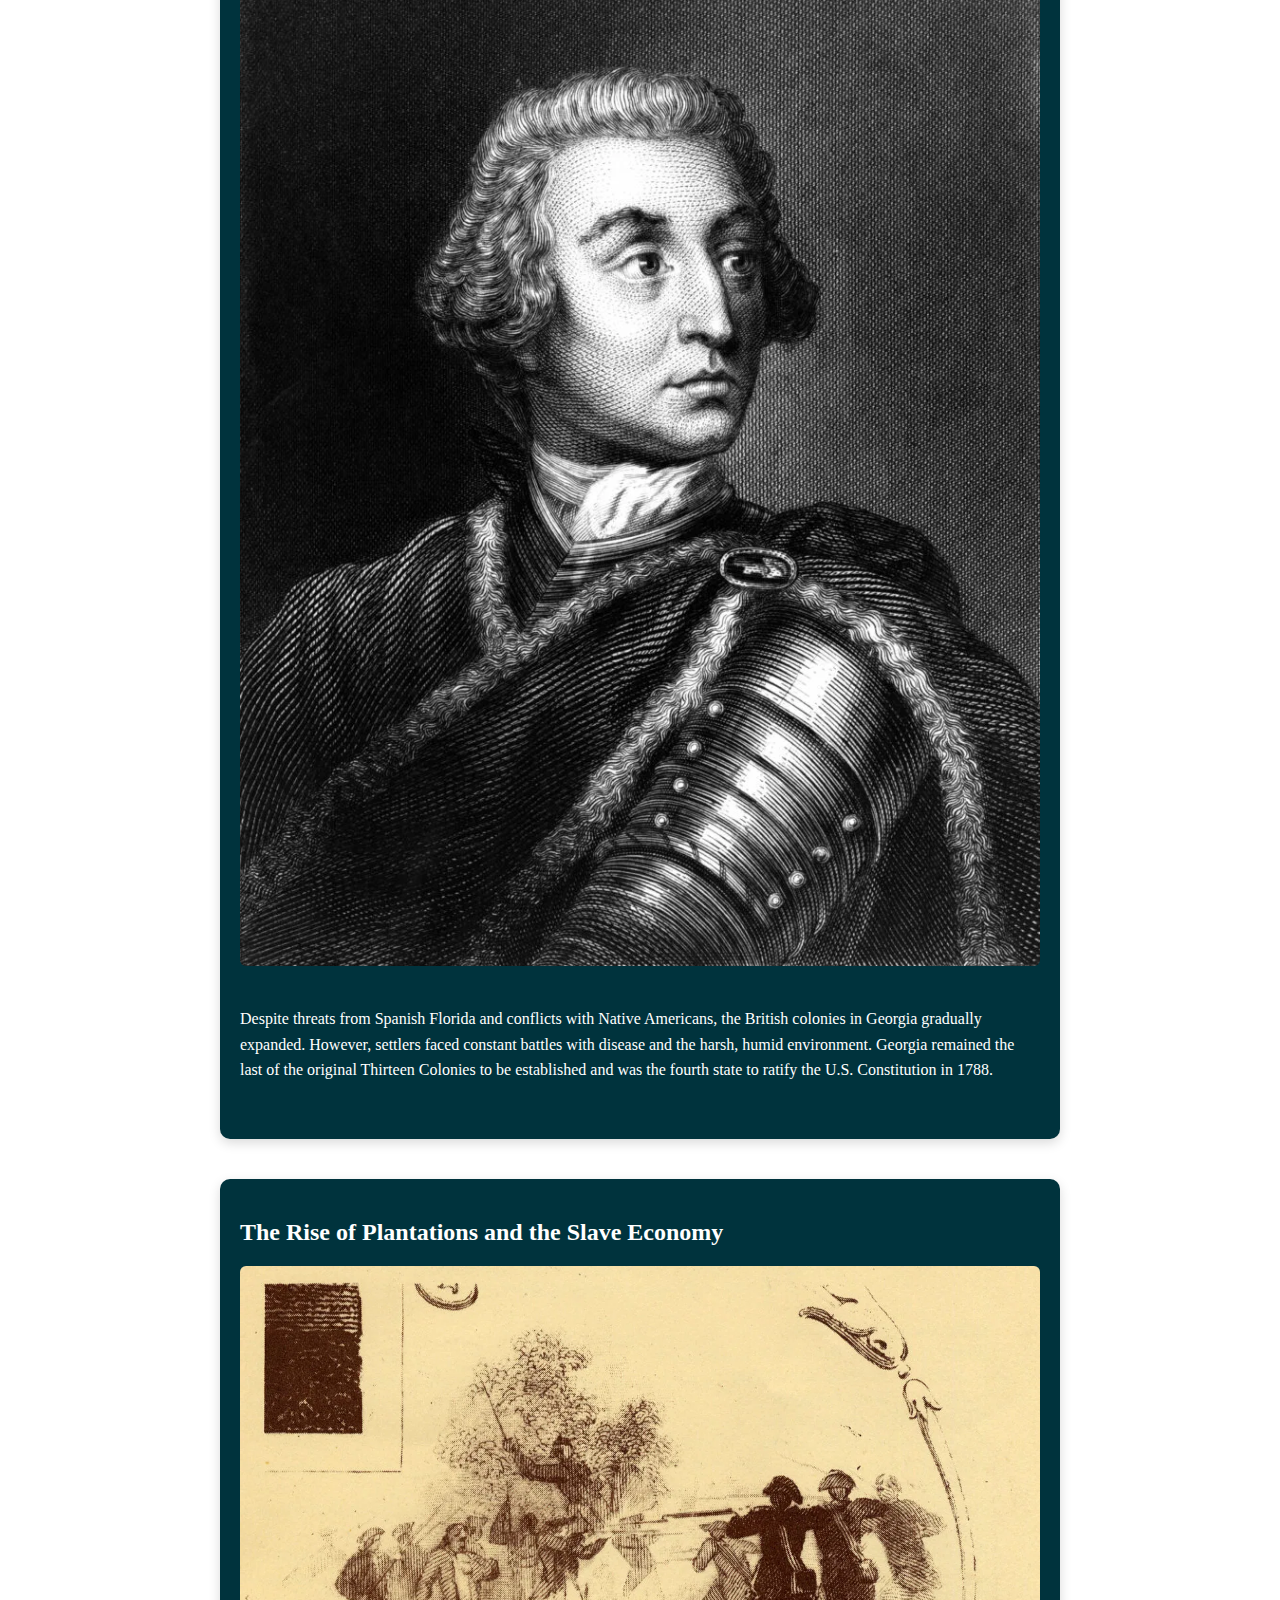
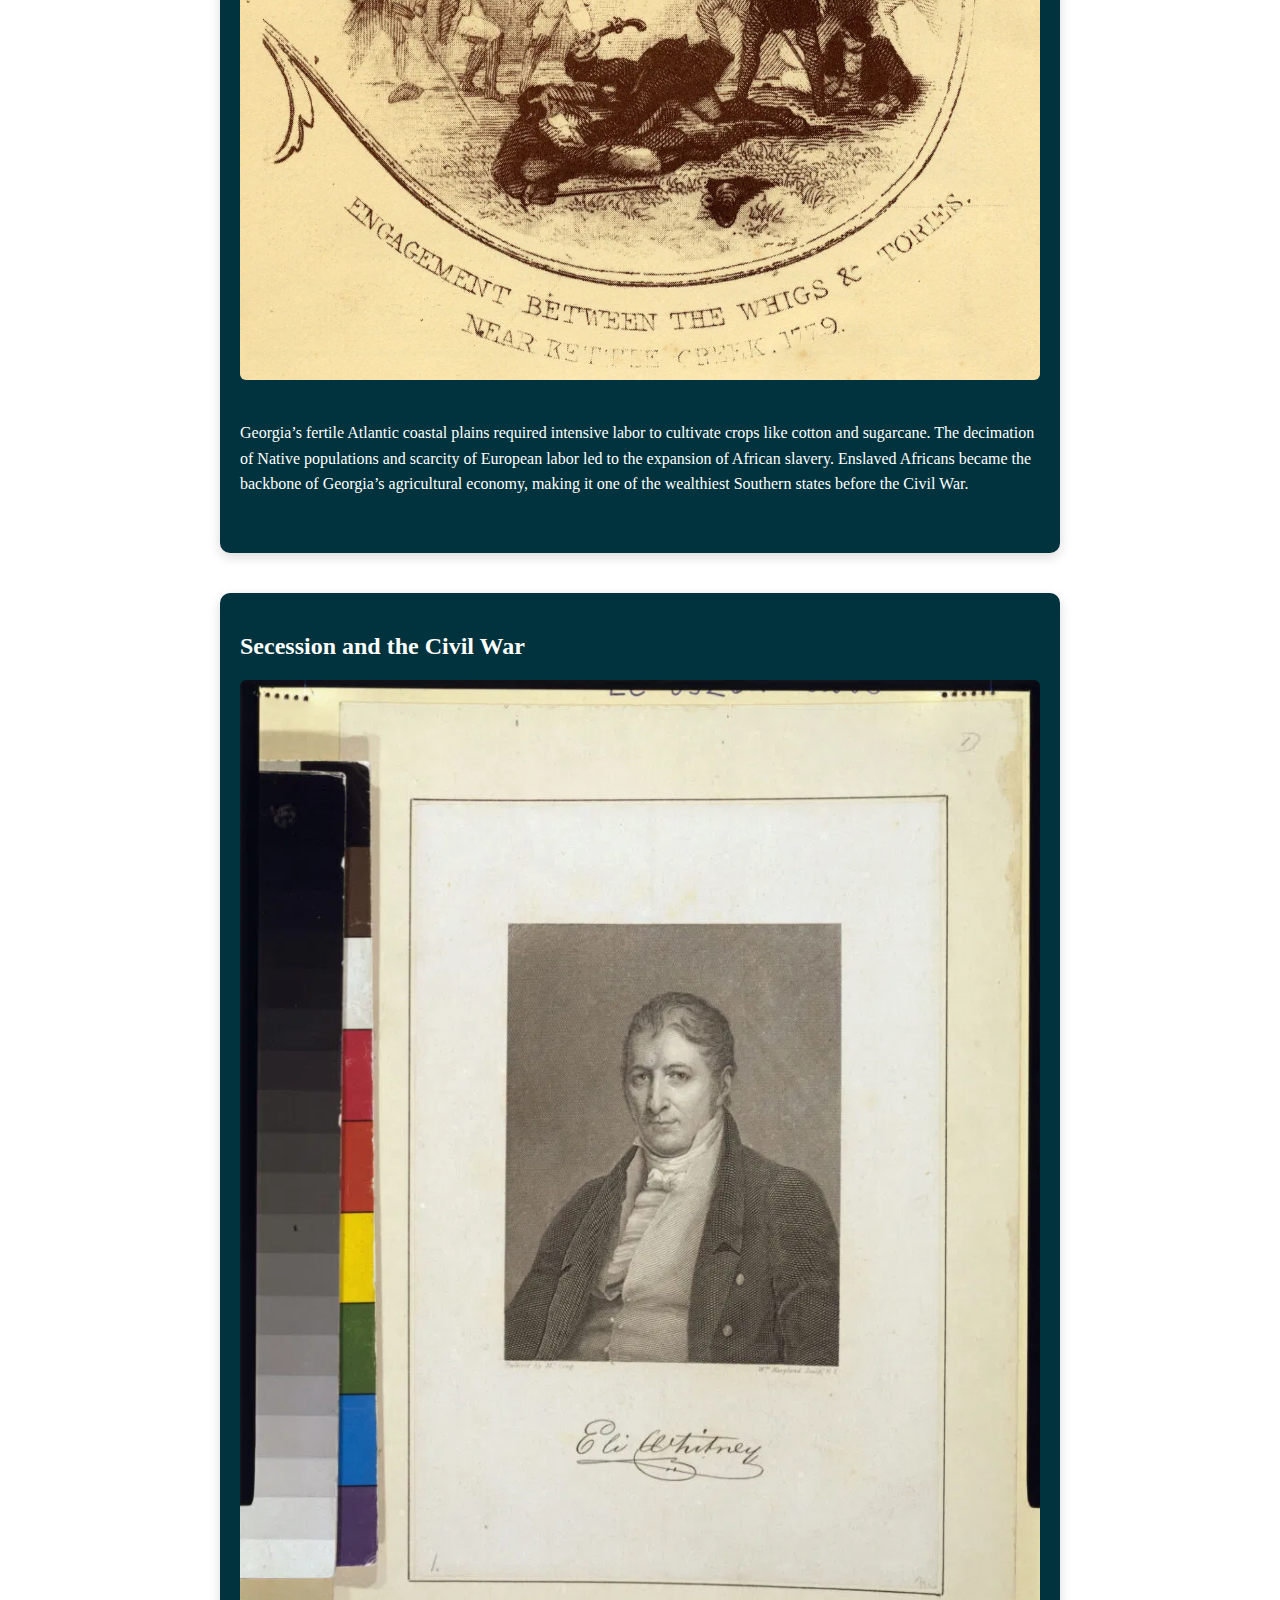
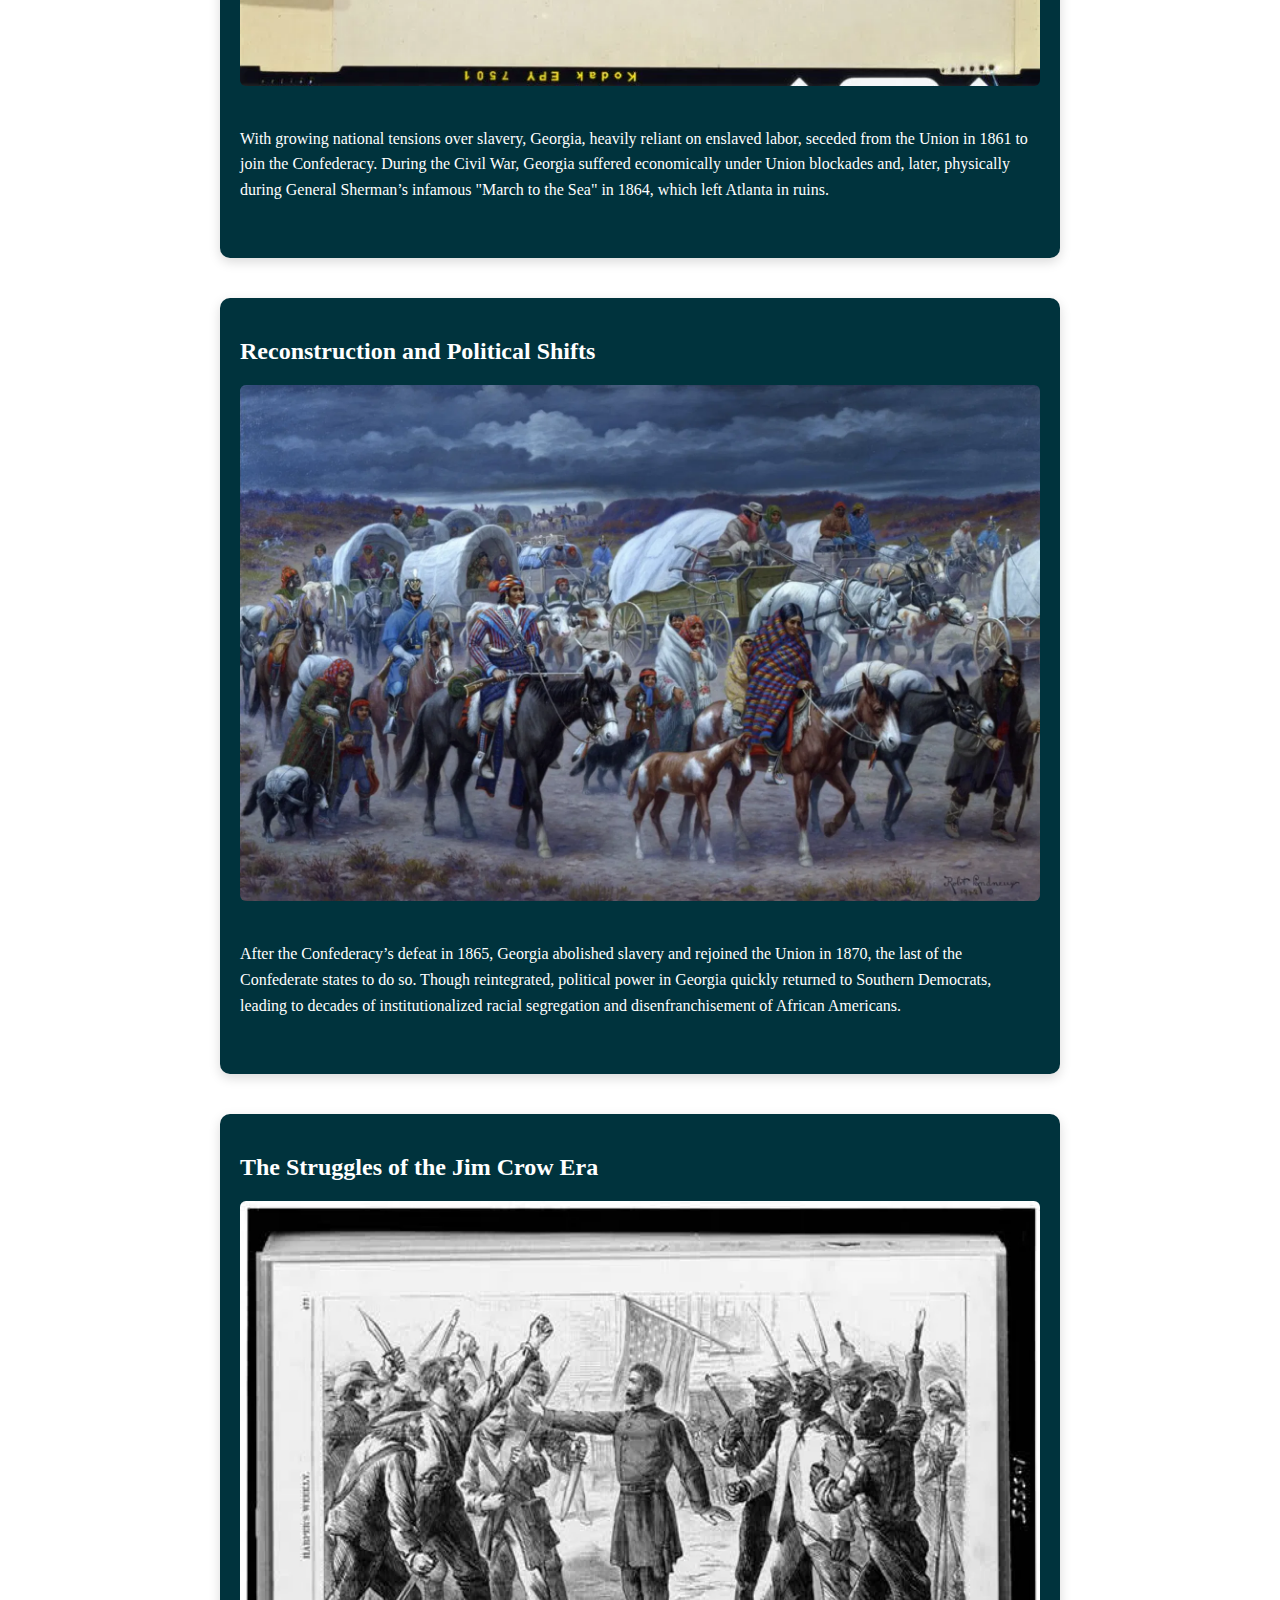
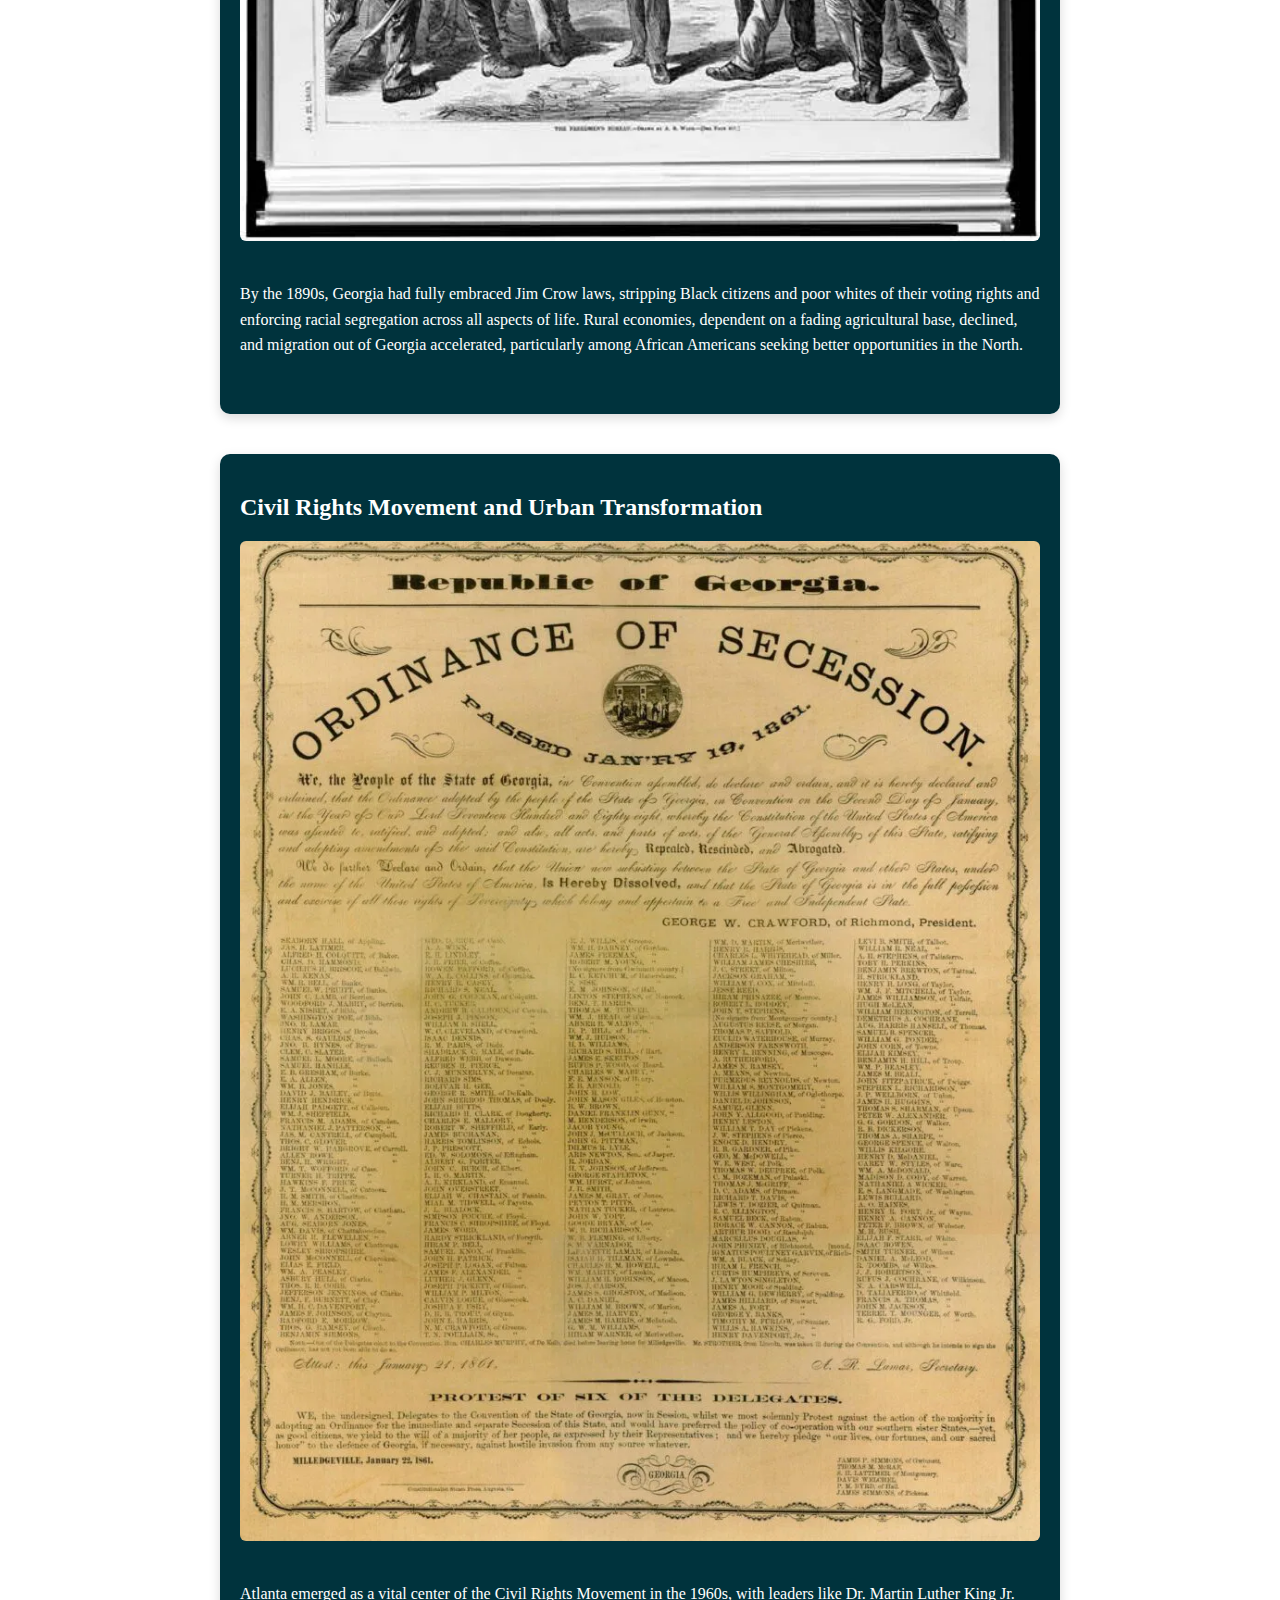
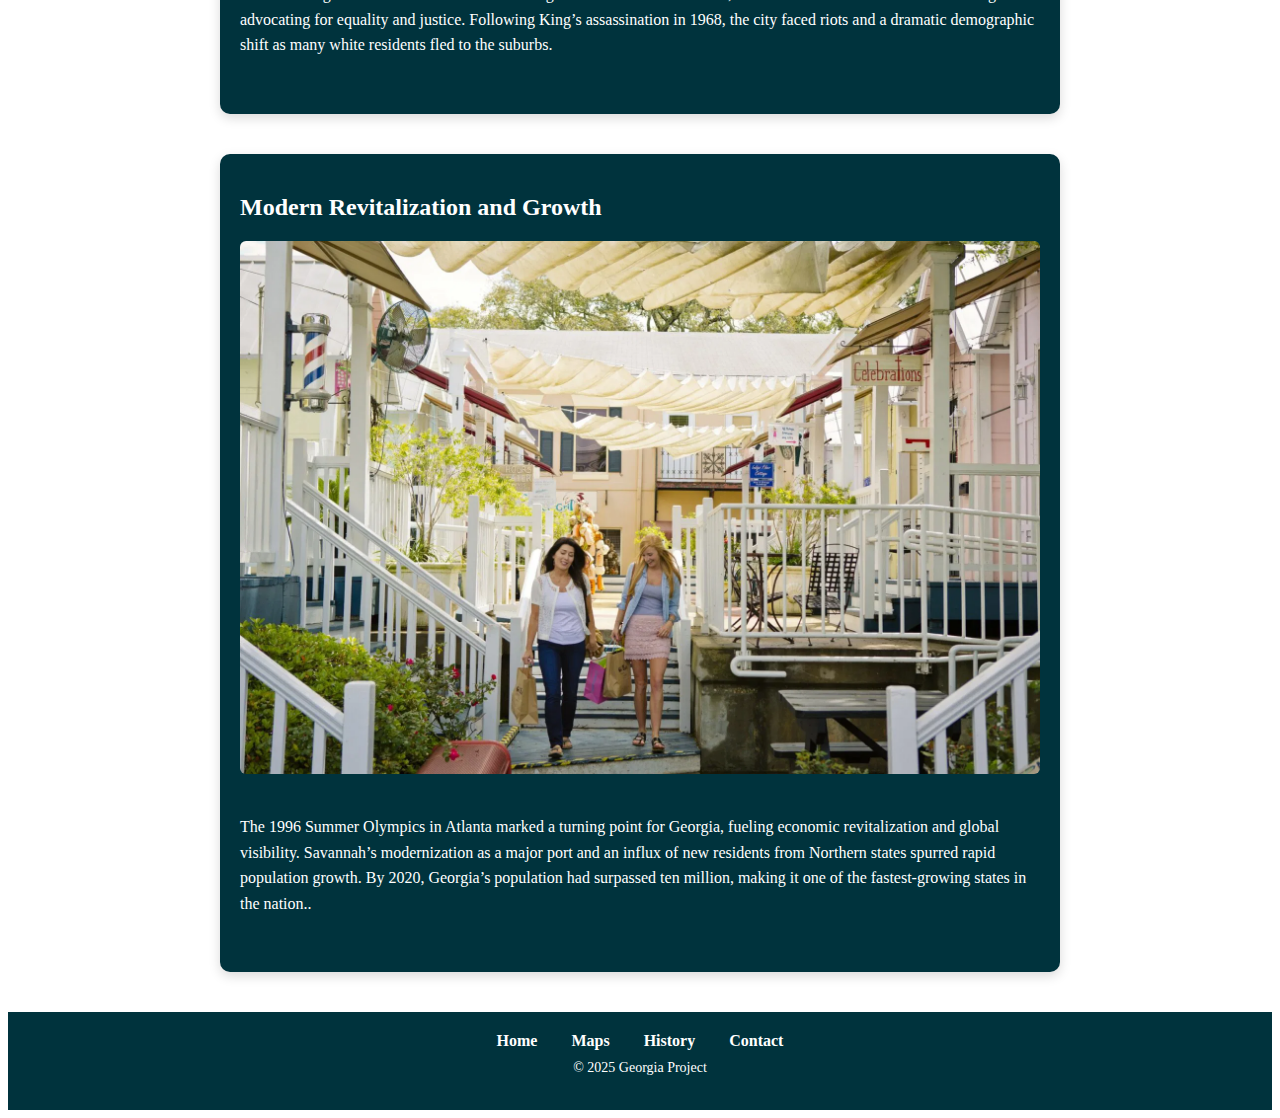
<file: history.html>
<!DOCTYPE html>
<html lang="en">
<head>
  <meta charset="UTF-8">
  <title>History of Georgia</title>
  <link rel="stylesheet" href="style.css">
  <script src="header-component.js" defer></script>
  <script src="footer-component.js" defer></script>
  <script src="social-follow.js" defer></script>
  <link rel="stylesheet" href="https://cdnjs.cloudflare.com/ajax/libs/font-awesome/6.5.0/css/all.min.css">
  
</head>
<body>

  <header-component></header-component>
  <social-follow></social-follow>
<h1 class="page-title">History</h1>
  <section class="content-section">
    <h2>Before European Arrival: The Land of Native Tribes</h2>
    <img src="images/Before_European_Arrival.webp" alt="Before European Arrival">
    <p>Long before Europeans set foot on its soil, Georgia was home to Native American tribes who lived in semi-primitive societies organized around tribal structures rather than centralized nations. These communities thrived amid the forests, rivers, and mountains, cultivating the land and preserving traditions that would later be forever changed.</p>
  </section>

  <section class="content-section">
    <h2>Early European Contact: Spanish Missions and Retreat</h2>
    <img src="images/Early_European_Contact.webp" alt="Early European Contact">
    <p>In the 16th century, Spanish explorers ventured into Georgia’s coastal regions, establishing small missionary settlements. However, the area's dense forests, oppressive heat, rampant diseases, and fierce resistance from Native tribes made colonization difficult and largely unprofitable. By the early 18th century, Spain had largely withdrawn from the region.</p>
  </section>

  <section class="content-section">
    <h2>The British Era: Founding of Georgia</h2>
    <img src="images/The_British_Era.webp" alt="The British Era">
    <p>In 1733, British settlers arrived and founded the colony of Georgia, named in honor of King George II. Early settlers expanded south from the Carolinas, developing key ports like Savannah and Brunswick. Georgia’s coastal and inland settlements became crucial outposts amid rising tensions with Spanish forces to the south.</p>
  </section>

  <section class="content-section">
    <h2>Colonial Challenges and Growth</h2>
    <img src="images/Colonial_Challenges_and_Growth.webp" alt="Colonial Challenges and Growth">
    <p>Despite threats from Spanish Florida and conflicts with Native Americans, the British colonies in Georgia gradually expanded. However, settlers faced constant battles with disease and the harsh, humid environment. Georgia remained the last of the original Thirteen Colonies to be established and was the fourth state to ratify the U.S. Constitution in 1788.</p>
  </section>

  <section class="content-section">
    <h2>The Rise of Plantations and the Slave Economy</h2>
    <img src="images/Slave_Economy.webp" alt="Slave Economy">
    <p>Georgia’s fertile Atlantic coastal plains required intensive labor to cultivate crops like cotton and sugarcane. The decimation of Native populations and scarcity of European labor led to the expansion of African slavery. Enslaved Africans became the backbone of Georgia’s agricultural economy, making it one of the wealthiest Southern states before the Civil War.</p>
  </section>

  <section class="content-section">
    <h2>Secession and the Civil War</h2>
    <img src="images/Civil_War.webp" alt="Civil War">
    <p>With growing national tensions over slavery, Georgia, heavily reliant on enslaved labor, seceded from the Union in 1861 to join the Confederacy. During the Civil War, Georgia suffered economically under Union blockades and, later, physically during General Sherman’s infamous "March to the Sea" in 1864, which left Atlanta in ruins.</p>
  </section>

  <section class="content-section">
    <h2>Reconstruction and Political Shifts</h2>
    <img src="images/Reconstruction_and_Political_Shifts.webp" alt="Reconstruction and Political Shifts">
    <p>After the Confederacy’s defeat in 1865, Georgia abolished slavery and rejoined the Union in 1870, the last of the Confederate states to do so. Though reintegrated, political power in Georgia quickly returned to Southern Democrats, leading to decades of institutionalized racial segregation and disenfranchisement of African Americans.</p>
  </section>

  <section class="content-section">
    <h2>The Struggles of the Jim Crow Era</h2>
    <img src="images/Jim_Crow_Era.webp" alt="Jim Crow Era">
    <p>By the 1890s, Georgia had fully embraced Jim Crow laws, stripping Black citizens and poor whites of their voting rights and enforcing racial segregation across all aspects of life. Rural economies, dependent on a fading agricultural base, declined, and migration out of Georgia accelerated, particularly among African Americans seeking better opportunities in the North.</p>
  </section>

  <section class="content-section">
    <h2>Civil Rights Movement and Urban Transformation</h2>
    <img src="images/Civil_Rights.webp" alt="Civil Rights">
    <p>Atlanta emerged as a vital center of the Civil Rights Movement in the 1960s, with leaders like Dr. Martin Luther King Jr. advocating for equality and justice. Following King’s assassination in 1968, the city faced riots and a dramatic demographic shift as many white residents fled to the suburbs.</p>
  </section>

  <section class="content-section">
    <h2>Modern Revitalization and Growth</h2>
    <img src="images/Modern.webp" alt="Modern Georgia">
    <p>The 1996 Summer Olympics in Atlanta marked a turning point for Georgia, fueling economic revitalization and global visibility. Savannah’s modernization as a major port and an influx of new residents from Northern states spurred rapid population growth. By 2020, Georgia’s population had surpassed ten million, making it one of the fastest-growing states in the nation..</p>
  </section>

  <footer-component></footer-component>

</body>
</html>
</file>
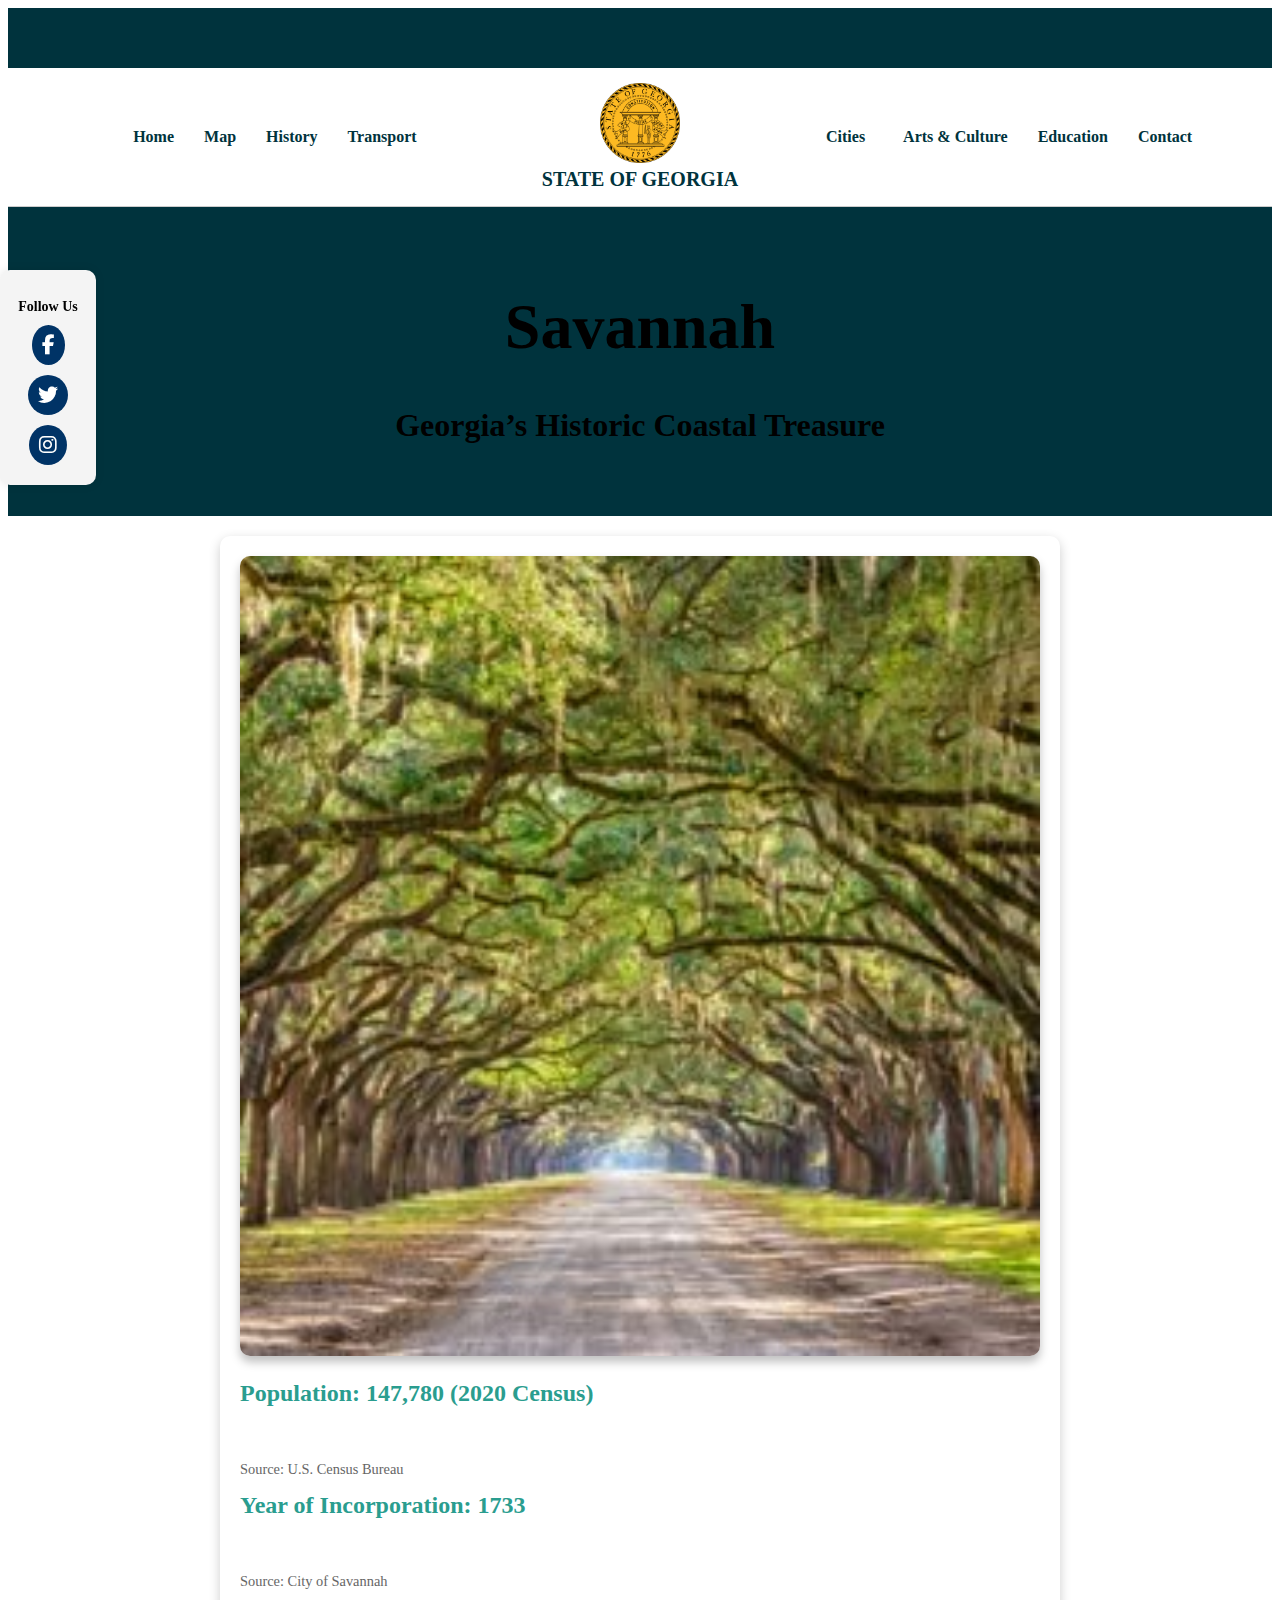
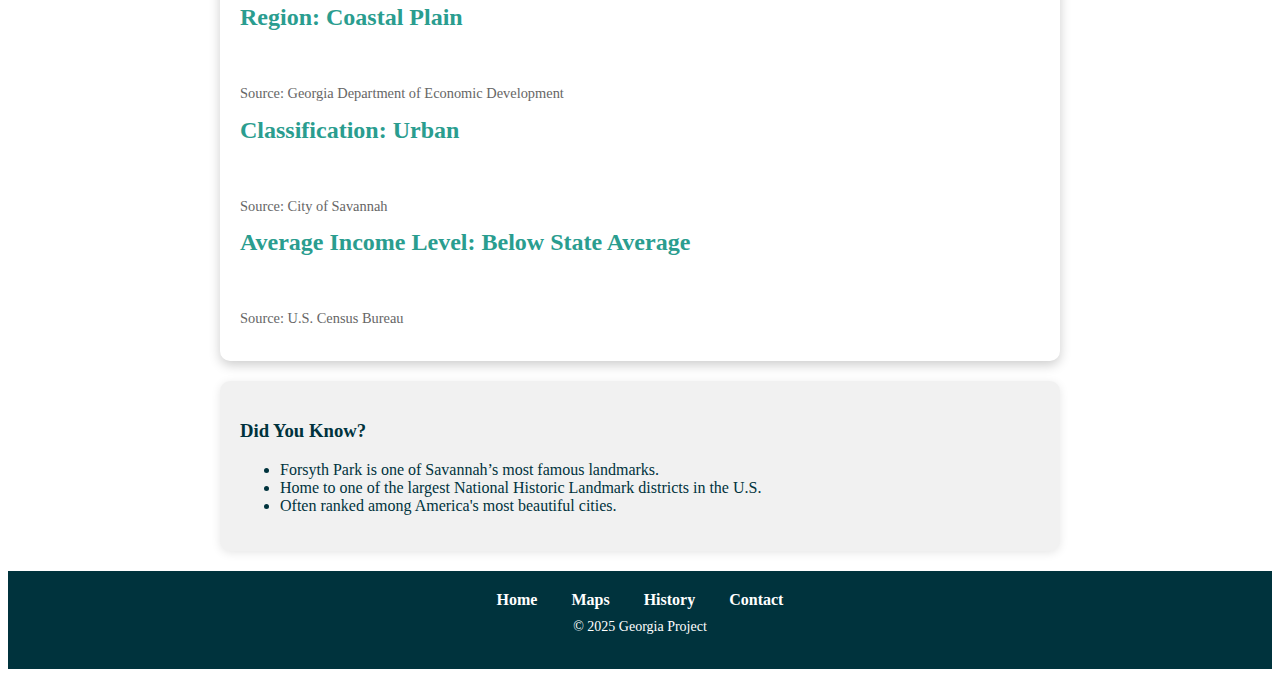
<file: savannah.html>
<!DOCTYPE html>
<html lang="en">
<head>
  <meta charset="UTF-8" />
  <title>Savannah - Georgia City Overview</title>
  <link rel="stylesheet" href="style.css" />
  <script src="header-component.js" defer></script>
  <script src="footer-component.js" defer></script>
  <script src="social-follow.js" defer></script>
  <link rel="stylesheet" href="https://cdnjs.cloudflare.com/ajax/libs/font-awesome/6.5.0/css/all.min.css">
</head>
<body>

  <!-- Header -->
  <header-component></header-component>
  <social-follow></social-follow>

  <!-- Main header -->
  <header class="city-header">
    <h1>Savannah</h1>
    <p>Georgia’s Historic Coastal Treasure</p>
  </header>

  <!-- Main content -->
  <section class="city-content">
    <img src="images/savannah.jpg" alt="Historic squares of Savannah" class="city-image" />

    <h2>Population: 147,780 (2020 Census)</h2>
    <p>Savannah, with its historic charm, is a mid-sized city known for its picturesque squares and coastal beauty.</p>
    <p class="source">
      Source: <a href="https://www.census.gov/" target="_blank">U.S. Census Bureau</a>
    </p>

    <h2>Year of Incorporation: 1733</h2>
    <p>Incorporated in 1733, Savannah is one of Georgia’s oldest cities, steeped in history and Southern tradition.</p>
    <p class="source">
      Source: <a href="https://www.savannahga.gov/" target="_blank">City of Savannah</a>
    </p>

    <h2>Region: Coastal Plain</h2>
    <p>Situated in the Coastal Plain region, Savannah benefits from its proximity to the Atlantic Ocean and the Savannah River.</p>
    <p class="source">
      Source: <a href="https://www.georgia.org/" target="_blank">Georgia Department of Economic Development</a>
    </p>

    <h2>Classification: Urban</h2>
    <p>As an urban city, Savannah thrives on tourism, port activities, and a growing arts scene.</p>
    <p class="source">
      Source: <a href="https://www.savannahga.gov/" target="_blank">City of Savannah</a>
    </p>

    <h2>Average Income Level: Below State Average</h2>
    <p>While Savannah’s economy is bolstered by tourism and industry, its average income level is slightly below the state average.</p>
    <p class="source">
      Source: <a href="https://www.census.gov/" target="_blank">U.S. Census Bureau</a>
    </p>
  </section>

  <!-- Aside -->
  <aside class="city-aside">
    <h3>Did You Know?</h3>
    <ul>
      <li>Forsyth Park is one of Savannah’s most famous landmarks.</li>
      <li>Home to one of the largest National Historic Landmark districts in the U.S.</li>
      <li>Often ranked among America's most beautiful cities.</li>
    </ul>
  </aside>

  <!-- Footer -->
  <footer-component></footer-component>

</body>
</html>
</file>
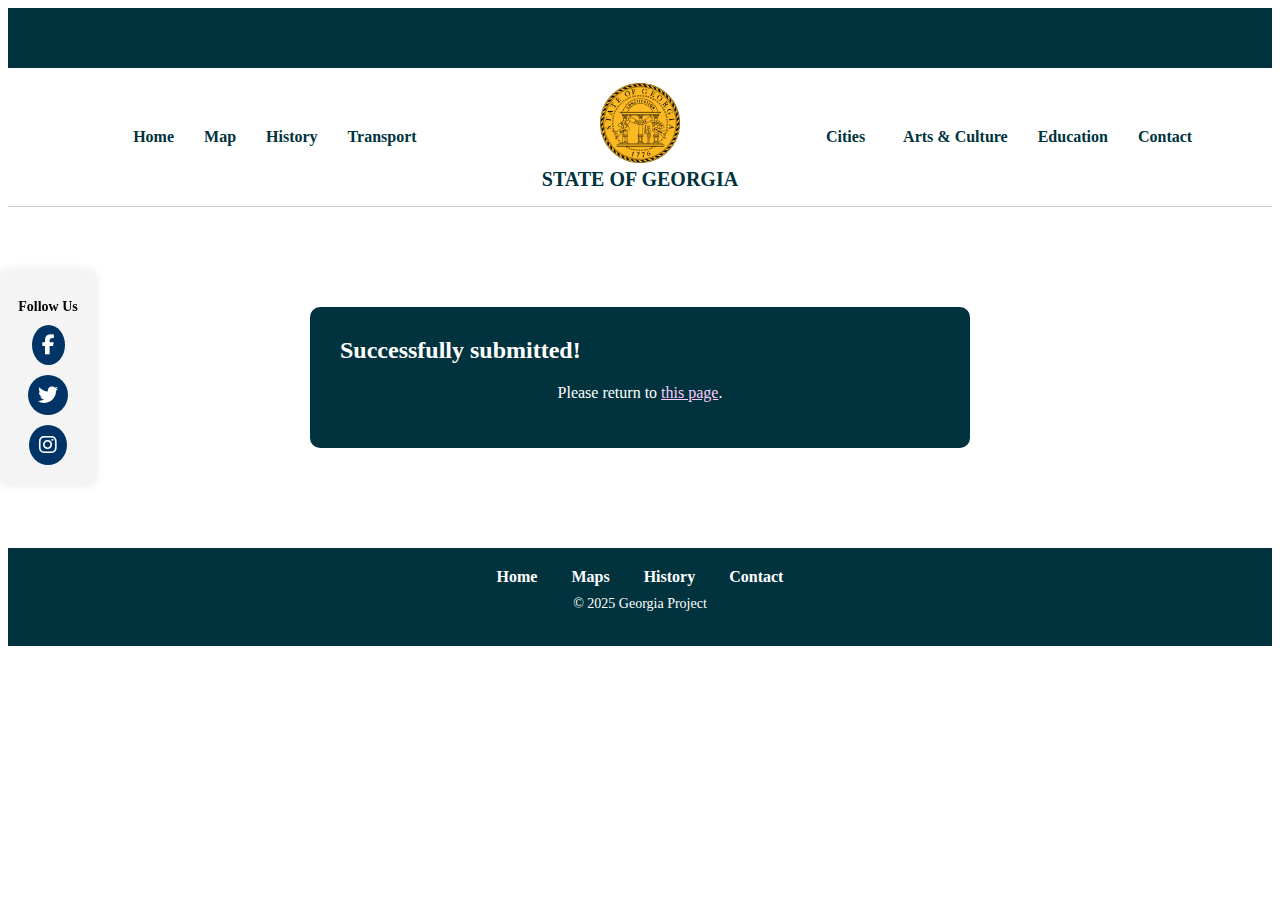
<file: success.html>
<!DOCTYPE html>
<html lang="en">
<head>
  <meta charset="UTF-8">
  <title>Submission Successful</title>
  <link rel="stylesheet" href="style.css">
  <script src="header-component.js" defer></script>
  <script src="footer-component.js" defer></script>
  <link rel="stylesheet" href="https://cdnjs.cloudflare.com/ajax/libs/font-awesome/6.5.0/css/all.min.css">
  <script src="social-follow.js" defer></script>
</head>
<body>
  <header-component></header-component>
  <div class="success-container">
    <h2>Successfully submitted!</h2>
    <p>Please return to <a href="index.html">this page</a>.</p>
  </div>
  <footer-component></footer-component>
  <social-follow></social-follow>
</body>
</html>
</file>
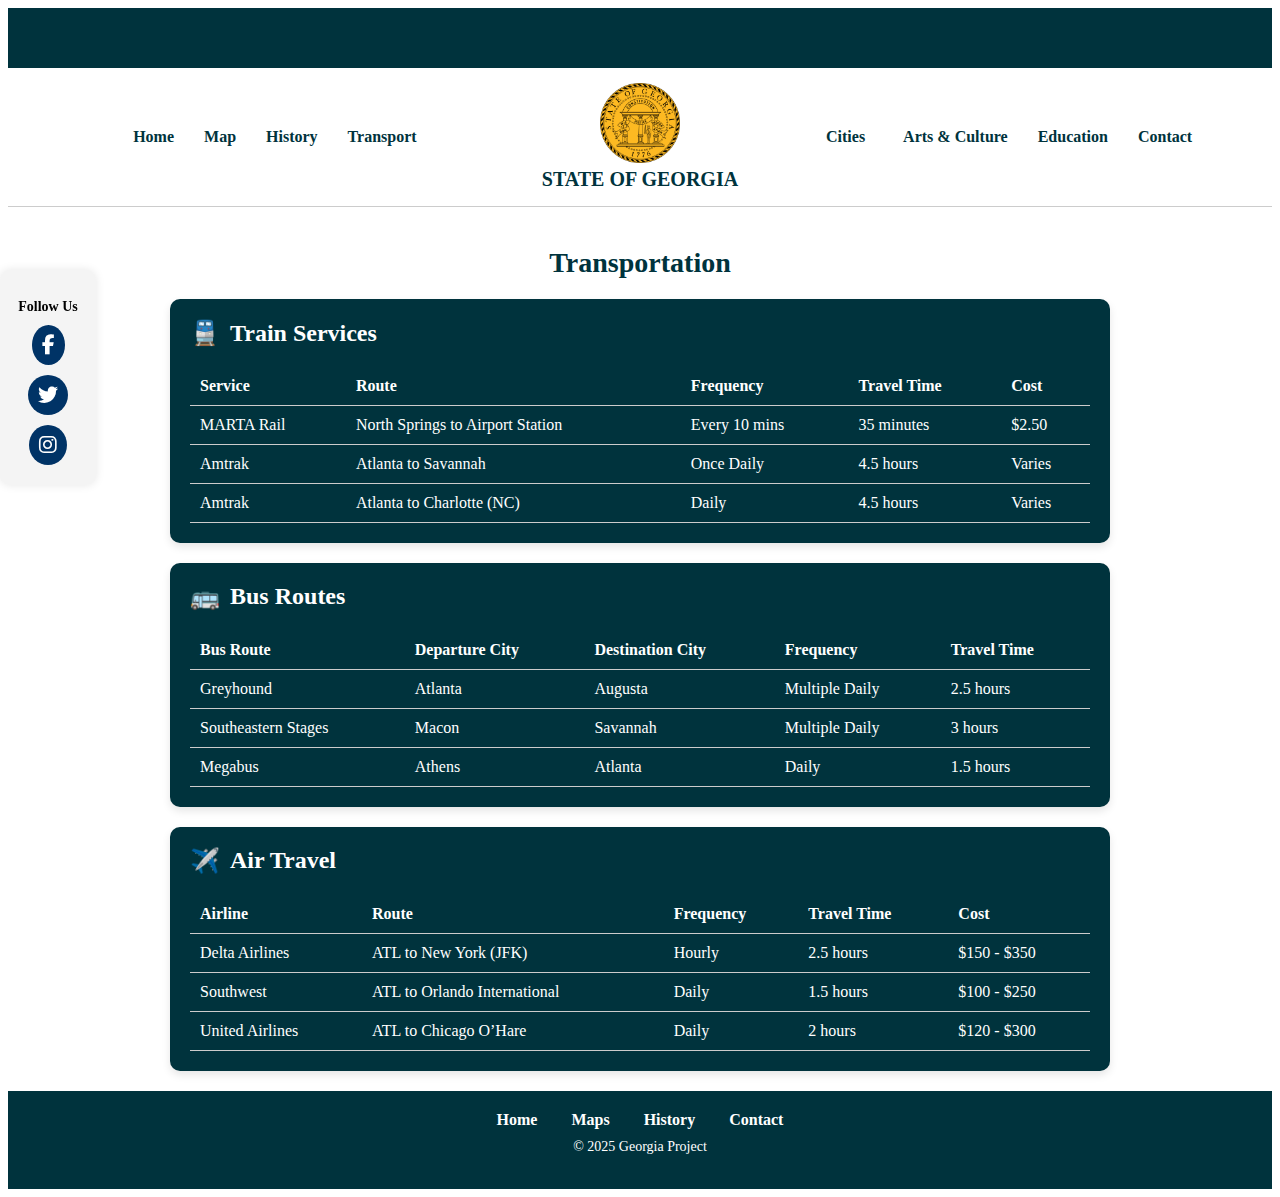
<file: transport.html>
<!DOCTYPE html>
<html lang="en">
<head>
  <meta charset="UTF-8">
  <title>Georgia Transportation</title>
  <link rel="stylesheet" href="style.css">
  <script src="header-component.js" defer></script>
  <script src="footer-component.js" defer></script>
  <script src="social-follow.js" defer></script>
  <link rel="stylesheet" href="https://cdnjs.cloudflare.com/ajax/libs/font-awesome/6.5.0/css/all.min.css">
</head>
<body>
  <header-component></header-component>
  <social-follow></social-follow>
 <h1 class="page-title">Transportation</h1>
  </div>

  <div class="card">
    <h2><span class="emoji">🚆</span> Train Services</h2>
    <table>
      <tr>
        <th>Service</th>
        <th>Route</th>
        <th>Frequency</th>
        <th>Travel Time</th>
        <th>Cost</th>
      </tr>
      <tr>
        <td>MARTA Rail</td>
        <td>North Springs to Airport Station</td>
        <td>Every 10 mins</td>
        <td>35 minutes</td>
        <td>$2.50</td>
      </tr>
      <tr>
        <td>Amtrak</td>
        <td>Atlanta to Savannah</td>
        <td>Once Daily</td>
        <td>4.5 hours</td>
        <td>Varies</td>
      </tr>
      <tr>
        <td>Amtrak</td>
        <td>Atlanta to Charlotte (NC)</td>
        <td>Daily</td>
        <td>4.5 hours</td>
        <td>Varies</td>
      </tr>
    </table>
  </div>

  <div class="card">
    <h2><span class="emoji">🚌</span> Bus Routes</h2>
    <table>
      <tr>
        <th>Bus Route</th>
        <th>Departure City</th>
        <th>Destination City</th>
        <th>Frequency</th>
        <th>Travel Time</th>
      </tr>
      <tr>
        <td>Greyhound</td>
        <td>Atlanta</td>
        <td>Augusta</td>
        <td>Multiple Daily</td>
        <td>2.5 hours</td>
      </tr>
      <tr>
        <td>Southeastern Stages</td>
        <td>Macon</td>
        <td>Savannah</td>
        <td>Multiple Daily</td>
        <td>3 hours</td>
      </tr>
      <tr>
        <td>Megabus</td>
        <td>Athens</td>
        <td>Atlanta</td>
        <td>Daily</td>
        <td>1.5 hours</td>
      </tr>
    </table>
  </div>

  <div class="card">
    <h2><span class="emoji">✈️</span> Air Travel</h2>
    <table>
      <tr>
        <th>Airline</th>
        <th>Route</th>
        <th>Frequency</th>
        <th>Travel Time</th>
        <th>Cost</th>
      </tr>
      <tr>
        <td>Delta Airlines</td>
        <td>ATL to New York (JFK)</td>
        <td>Hourly</td>
        <td>2.5 hours</td>
        <td>$150 - $350</td>
      </tr>
      <tr>
        <td>Southwest</td>
        <td>ATL to Orlando International</td>
        <td>Daily</td>
        <td>1.5 hours</td>
        <td>$100 - $250</td>
      </tr>
      <tr>
        <td>United Airlines</td>
        <td>ATL to Chicago O’Hare</td>
        <td>Daily</td>
        <td>2 hours</td>
        <td>$120 - $300</td>
      </tr>
    </table>
  </div>
<footer-component></footer-component>
</body>
</html>
</file>
<file: style.css>
/* 全局字体与基本布局 */
a {
  text-decoration: none;
  color: inherit;
}

a:hover {
  color: #2a9d8f;
  text-decoration: underline;
}

{
  font-family: Arial, sans-serif;
  margin: 0;
  padding: 0;
  line-height: 1.6;
}

.header-bar {
  height: 60px;
  background-color: #00333d;
}

.nav-center {
  background: white;
  display: grid; 
  grid-template-columns: 1fr auto 1fr; 
  align-items: center;
  padding: 15px 0;
  border-bottom: 1px solid #ccc;
}

.nav-left, .nav-right {
  display: flex;
  gap: 30px;
  justify-content: center;
}

.nav-left a,
.nav-right a {
  text-decoration: none;     
  color: #00333d;            
  font-weight: bold;
  font-size: 16px;
}

.nav-left a:hover,
.nav-right a:hover {
  color: #2a9d8f;            
}

.nav-logo {
  display: flex;
  flex-direction: column;
  align-items: center;
  text-align: center;
}

.nav-logo img {
  height: 80px;
  margin-bottom: 5px;
}

.nav-logo span {
  font-family: Georgia, serif;
  font-size: 20px;
  color: #00333d;
}

/* Dropdown 组件样式 */
.dropdown {
  position: relative;
  display: inline-block;
}

.dropbtn {
  text-decoration: none;
  font-weight: bold;
  color: #00333d;
  padding: 8px;
}

.dropdown-content {
  display: none;
  position: absolute;
  background-color: white;
  min-width: 140px;
  box-shadow: 0px 8px 16px rgba(0,0,0,0.15);
  z-index: 1000;
  border-radius: 6px;
}

.dropdown-content a {
  color: #002147;
  padding: 10px 14px;
  text-decoration: none;
  display: block;
  font-size: 14px;
  border-bottom: 1px solid #eee;
}

.dropdown-content a:last-child {
  border-bottom: none;
}

.dropdown-content a:hover {
  background-color: #f0f8ff;
}

.dropdown:hover .dropdown-content {
  display: block;
}

.dropdown:hover .dropbtn {
  color: #2a9d8f;
}

/*中间的图片和导语*/

.georgia-hero {
  position: relative;
  height: 500px;
  display: flex;
  align-items: center;
  justify-content: center;
  margin: 40px 0;
  overflow: hidden;
}


.image-wrapper {
  position: absolute;
  width: 100%;
  height: 120%;
  display: flex;
  align-items: flex-end; 
  z-index: 0;
}


.left-image {
  width: 60%;
  height: 100%;
  object-fit: cover;
}


.right-image {
  width: 40%;
  height: 120%;
  object-fit: cover;
}


.left-overlay {
  position: absolute;
  top: 0;
  left: 0;
  width: 60%;
  height: 100%;
  background-color: rgba(0,0,0,0.3);
  z-index: 1;
}

.right-overlay {
  position: absolute;
  top: 0;
  right: 0;
  width: 40%;
  height: 100%;
  background-color: rgba(51, 51, 51, 0.7); 
  z-index: 1;
}

.hero-textbox {
  position: relative;
  z-index: 2;
  background-color: white;
  padding: 30px 40px;
  max-width: 800px;
  text-align: left;
  border-radius: 10px;
  box-shadow: 0 0 15px rgba(0, 0, 0, 0.3);
}

.hero-textbox p {
  font-size: 16px;
  line-height: 1.6;
  margin-bottom: 15px;
}

.hero-textbox h2 {
  font-size: 24px;
  font-weight: bold;
  margin: 0;
}

/*中间部分的导向图标*/

.info-links {
  text-align: center;
  margin: 60px auto;
}

.info-links h2 {
  font-size: 22px;
  color: #002147; 
  margin-bottom: 30px;
}

.link-grid {
  display: flex;
  justify-content: center;
  gap: 40px;
  flex-wrap: wrap;
}

.link-box {
  display: flex;
  flex-direction: column;
  align-items: center;
  text-decoration: none;
  color: #00333d;
  border: 3px solid #00333d;
  border-radius: 20px;
  padding: 25px 30px;
  width: 120px;
  transition: 0.3s ease;
}

.link-box i {
  font-size: 40px;
  margin-bottom: 10px;
}

.link-box span {
  font-weight: bold;
  font-size: 14px;
}

.link-box:hover {
  background-color: #f1f1f1;
  transform: scale(1.05);
}

/*peach state说明*/

.state-highlight {
  background-color: #00333d; 
  color: white;
  display: flex;
  flex-wrap: wrap;
  align-items: center;
  padding: 40px 60px;
  gap: 30px;
  border-radius: 12px;
  margin-top: 60px;
}

.state-image {
  flex: 1 1 350px;
  max-width: 400px;
  border-radius: 12px;
  object-fit: cover;
}

.state-text {
  flex: 2 1 500px;
}

.state-text h2 {
  font-size: 24px;
  margin-bottom: 15px;
  color: white;
}

.state-text p {
  line-height: 1.6;
  margin-bottom: 15px;
  color: white;
}

/*城市图片*/
.featured-banner {
  width: 100%;
  height: 500px; 
  overflow: hidden; 
  border-radius: 12px;
  box-shadow: 0 4px 12px rgba(0,0,0,0.1);
  margin-bottom: 30px;
}

.featured-banner img {
  width: 100%;
  height: 100%;
  object-fit: cover;
  object-position: bottom; 
}


/*城市图片导项标*/
.featured-guides {
  margin: 60px auto;
  padding: 0 30px;
  max-width: 1200px;
}

.featured-guides h2 {
  font-size: 24px;
  font-weight: bold;
  color: #002147;
  margin-bottom: 25px;
}

.guide-grid {
  display: flex;
  gap: 20px;
  flex-wrap: wrap;
  justify-content: space-between;
}

.guide-card {
  flex: 1 1 250px;
  background-color: #f4fafa;
  border-radius: 10px;
  overflow: hidden;
  text-decoration: none;
  box-shadow: 0 2px 8px rgba(0,0,0,0.1);
  transition: transform 0.2s ease;
}

.guide-card:hover {
  transform: scale(1.03);
}

.guide-card img {
  width: 100%;
  height: 180px;
  object-fit: cover;
  display: block;
}

.guide-caption {
  display: flex;
  justify-content: space-between;
  align-items: center;
  padding: 15px 20px;
  font-weight: bold;
  font-size: 16px;
  color: #002147;
}

.guide-caption i {
  font-size: 14px;
  color: #002147;
}

.georgia-banner {
  background-image: url("images/city_view.jpg");
  background-size: cover;
  background-position: center;
  height: 800px;
  display: flex;
  justify-content: center;
  align-items: center;
  margin-top: 50px;
  position: relative;
}

.georgia-text-box {
  border: 2px solid white;
  padding: 20px 40px;
  color: white;
  text-align: center;
  font-size: 24px;
  font-weight: bold;
  font-family: 'Georgia', serif;
  background-color: rgba(0, 0, 0, 0.2); 
  border-radius: 6px;
  max-width: 90%;
}


/*footer*/


.footer-nav {
  background-color: #00333d;
  color: white;
  text-align: center;
  padding: 20px 0;
}

.footer-nav a {
  color: white;
  margin: 0 15px;
  text-decoration: none;
  font-weight: bold;
}

.footer-nav a:hover {
  text-decoration: underline;
}

.footer-nav p {
  margin-top: 10px;
  font-size: 14px;
}
/*Contact*/

 {
      font-family: Arial, sans-serif;
      margin: 0;
      padding: 0;
      background-color: #fdfdfd;
    }

    .contact-container {
      max-width: 600px;
      background-color: #00333d;
      color: white;
      margin: 80px auto;
      padding: 40px;
      border-radius: 10px;
      box-shadow: 0 0 12px rgba(0,0,0,0.2);
    }

    .contact-container h2 {
      text-align: center;
      margin-bottom: 30px;
      font-size: 24px;
    }

    .form-group {
      margin-bottom: 20px;
    }

    .form-group label {
      display: block;
      margin-bottom: 6px;
    }

    .form-group input,
    .form-group textarea {
      width: 100%;
      padding: 10px;
      border: none;
      border-radius: 5px;
      font-size: 14px;
    }

    .form-group input::placeholder,
    .form-group textarea::placeholder {
      color: #999;
    }

    .form-group textarea {
      height: 100px;
      resize: none;
    }

    .submit-btn {
      width: 100%;
      background-color: white;
      color: #00333d;
      padding: 12px;
      border: none;
      border-radius: 5px;
      font-weight: bold;
      cursor: pointer;
      font-size: 16px;
    }

    .submit-btn:hover {
      background-color: #f1f1f1;
    }

/*Success*/
 .success-container {
  background-color: #00333d;
  color: white;
  padding: 30px;
  text-align: center;
  margin: 100px auto;
  border-radius: 10px;
  max-width: 600px;
}

.success-container a {
  color: #ffccff;
  text-decoration: underline;
}
/*Follow Social*/
.social-sidebar {
  position: fixed;
  top: 30%;
  left: 0;
  width: 80px;
  background-color: #f4f4f4;
  border-radius: 10px;
  padding: 10px 8px;
  box-shadow: 0 0 10px rgba(0,0,0,0.1);
  text-align: center;
  z-index: 1000;
}

.social-sidebar h4 {
  font-size: 14px;
  margin-bottom: 10px;
  color: black;
}

.social-sidebar a {
  display: block;
  margin: 10px 0;
}

.social-sidebar i {
  font-size: 20px;
  color: white;
  background-color: #003366;
  padding: 10px;
  border-radius: 50%;
  transition: transform 0.2s ease, background-color 0.2s ease;
}

/* Hover  */
.social-sidebar i:hover {
  transform: scale(1.2);
  background-color: #005577;
}



/* ========== transport Page Styles ========== */
 {
  font-family: Arial, sans-serif;
  background-color: #ffffff;
  padding: 20px;
}
.card {
  background-color: #00333d;
  color: white;
  border-radius: 10px;
  padding: 20px;
  margin: 20px auto;
  box-shadow: 0 4px 8px rgba(0,0,0,0.1);
  max-width: 900px; 
  width: 90%;       
}

h2 {
  margin-top: 0;
  display: flex;
  align-items: center;
  gap: 10px;
}
table {
  width: 100%;
  border-collapse: collapse;
  margin-top: 10px;
}

th, td {
  text-align: left;
  padding: 10px;
  border-bottom: 1px solid #ccc;
  color: white;
}

th {
  background-color: #00333d;
}
.emoji {
  font-size: 24px;
}

.page-title {
  text-align: center;
  font-size: 28px;
  margin-top: 40px;
  margin-bottom: 10px;
  color: #00333d;
  font-weight: bold;
}

/* ==========  education&art&history Pages ========== */
{
  font-family: Arial, sans-serif;
  margin: 0;
  padding: 0;
  background-color: #00333d;
  color: #00333d;
}

.content-section {
  background-color: #00333d;
  color: #00333d;
  padding: 40px 20px;
  margin: 40px auto;
  max-width: 800px;
  border-radius: 10px;
  box-shadow: 0 4px 12px rgba(0,0,0,0.15);
  background-color: #00333d;
}

.content-section h2 {
  text-align: center;
  margin-bottom: 20px;
  color: #ffffff;
}

.content-section img {
  width: 100%;
  border-radius: 6px;
  margin-bottom: 20px;
}

.content-section p {
  line-height: 1.6;
  color: #ffffff;
}
/* ==========  cities Pages ========== */
.cities-section {
  max-width: 900px;
  margin: 40px auto;
  padding: 20px;
  color: white;
  position: relative; 
}

.cities-section h2 {
  text-align: center;
  margin-bottom: 20px;
}

.cities-card {
  background-color: white;
  color: #00333d;
  padding: 30px;
  border-radius: 5px;
  box-shadow: 0 4px 12px rgba(0,0,0,0.2);
  overflow: hidden; 
  position: relative;
}

.city-icon {
  float: left;             
  width: 100px;
  margin-right: 20px;
  border-radius: 8px;
}

.city-badge {
  position: absolute;      
  top: 10px;
  right: 15px;
  background: #2a9d8f;
  color: white;
  padding: 5px 10px;
  border-radius: 6px;
  font-weight: bold;
  font-size: 12px;
}

.cities-card ol {
  padding-left: 20px;
}

.cities-card li {
  margin-bottom: 20px;
}

.cities-card h3 {
  margin: 0;
}

.cities-card ul {
  margin-top: 20px;
  padding-left: 20px;
}
/*city*/
 {
  font-family: Arial, sans-serif;
  margin: 0;
  padding: 0;
  background-color: #00333d;
  color: white;
  line-height: 1.6;
}


.city-header {
  text-align: center;
  padding: 40px 20px;
  background-color: #00333d;
  font-size: 2em;
  font-weight: bold;
}

.city-content {
  max-width: 800px;
  margin: 20px auto;
  padding: 20px;
  background-color: white;
  color: #ffffff;
  border-radius: 10px;
  box-shadow: 0 4px 12px rgba(0, 0, 0, 0.2);
}

.city-content h2 {
  color: #2a9d8f;
  margin-top: 0;
}

.city-content img {
  width: 100%;
  border-radius: 10px;
  margin-bottom: 20px;
}

.city-content .source {
  font-size: 0.9em;
  color: #666;
}

.city-aside {
  background-color: #f1f1f1;
  color: #00333d;
  max-width: 800px;
  margin: 20px auto;
  padding: 20px;
  border-radius: 10px;
  box-shadow: 0 2px 10px rgba(0, 0, 0, 0.1);
}

a {
  color: inherit;
  text-decoration: none;
}

a:hover {
  color: #2a9d8f;
  text-decoration: underline;
}

a:focus,
a:active {
  outline: none;
  background: transparent;
  -webkit-tap-highlight-color: transparent;
}

.city-image {
  width: 100%;
  border-radius: 10px;
  box-shadow: 0 6px 10px rgba(0, 0, 0, 0.25);
  margin-bottom: 20px;
}
</file>
